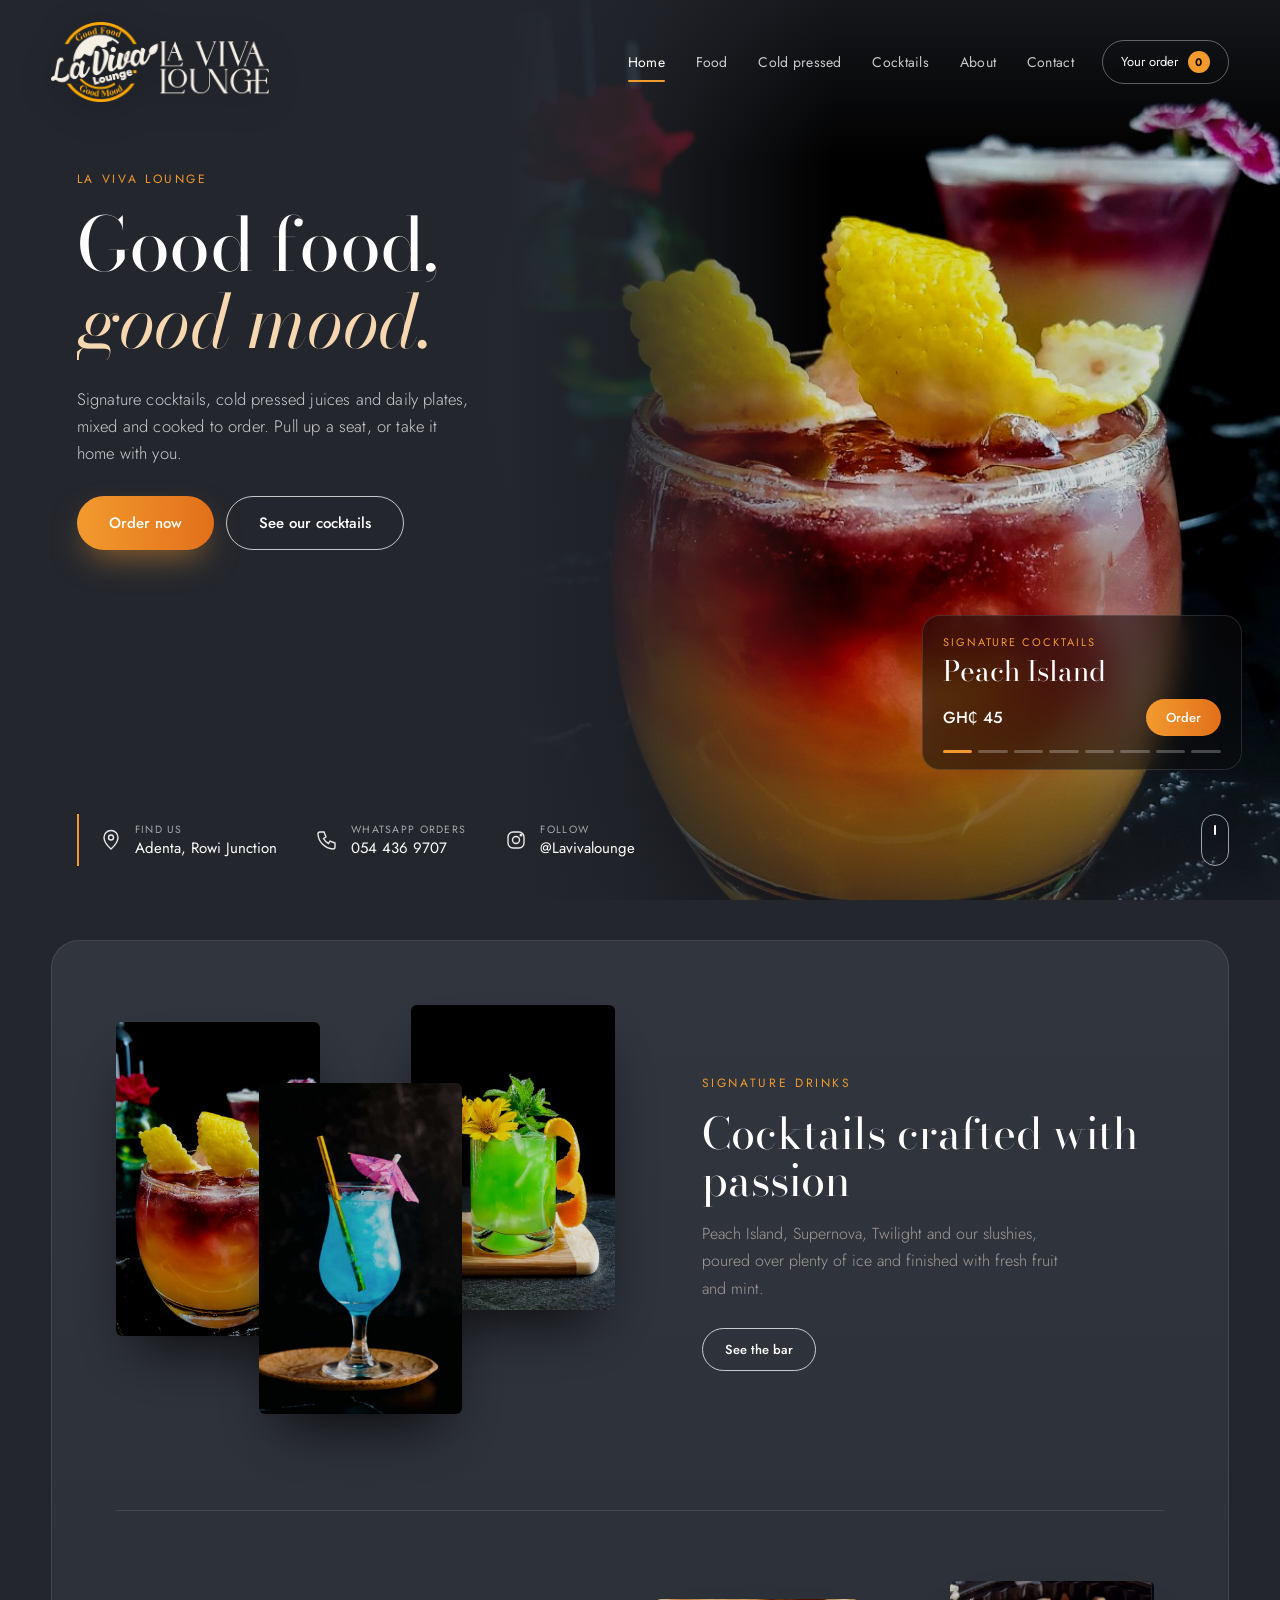
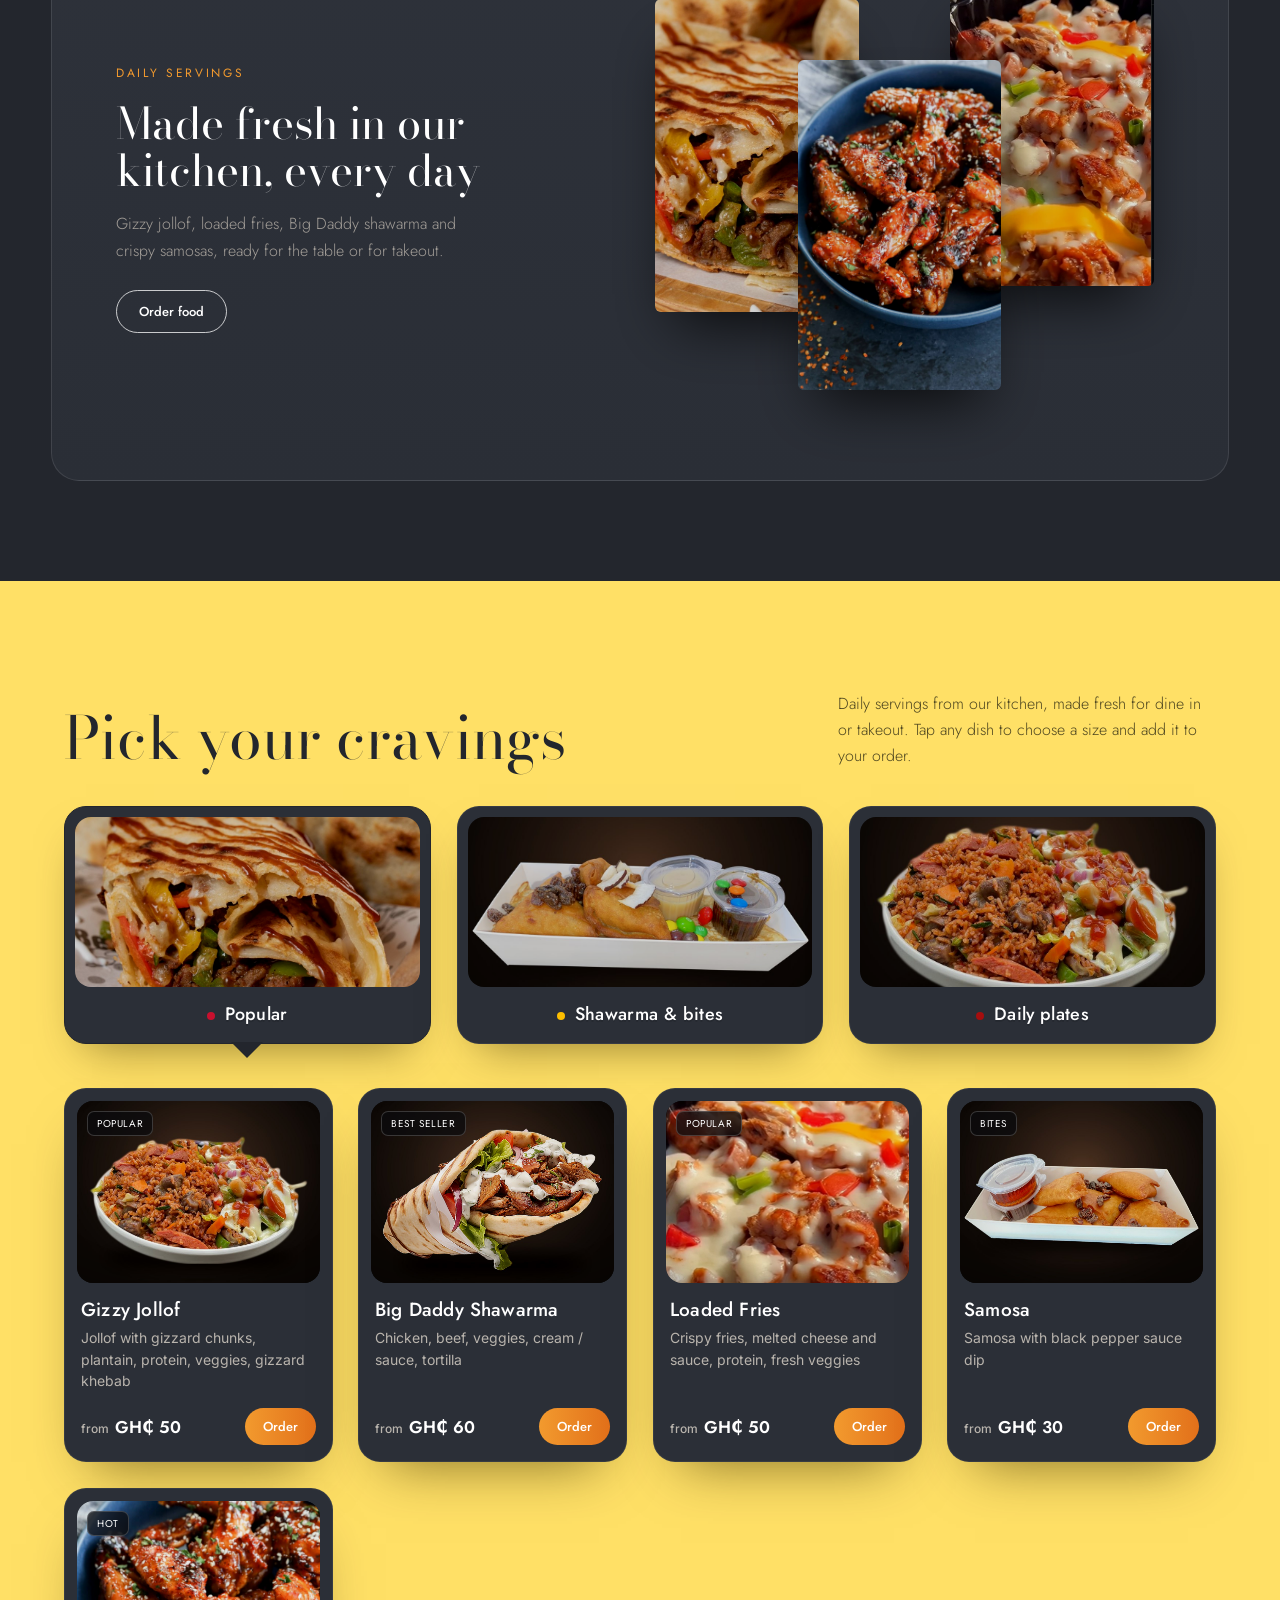
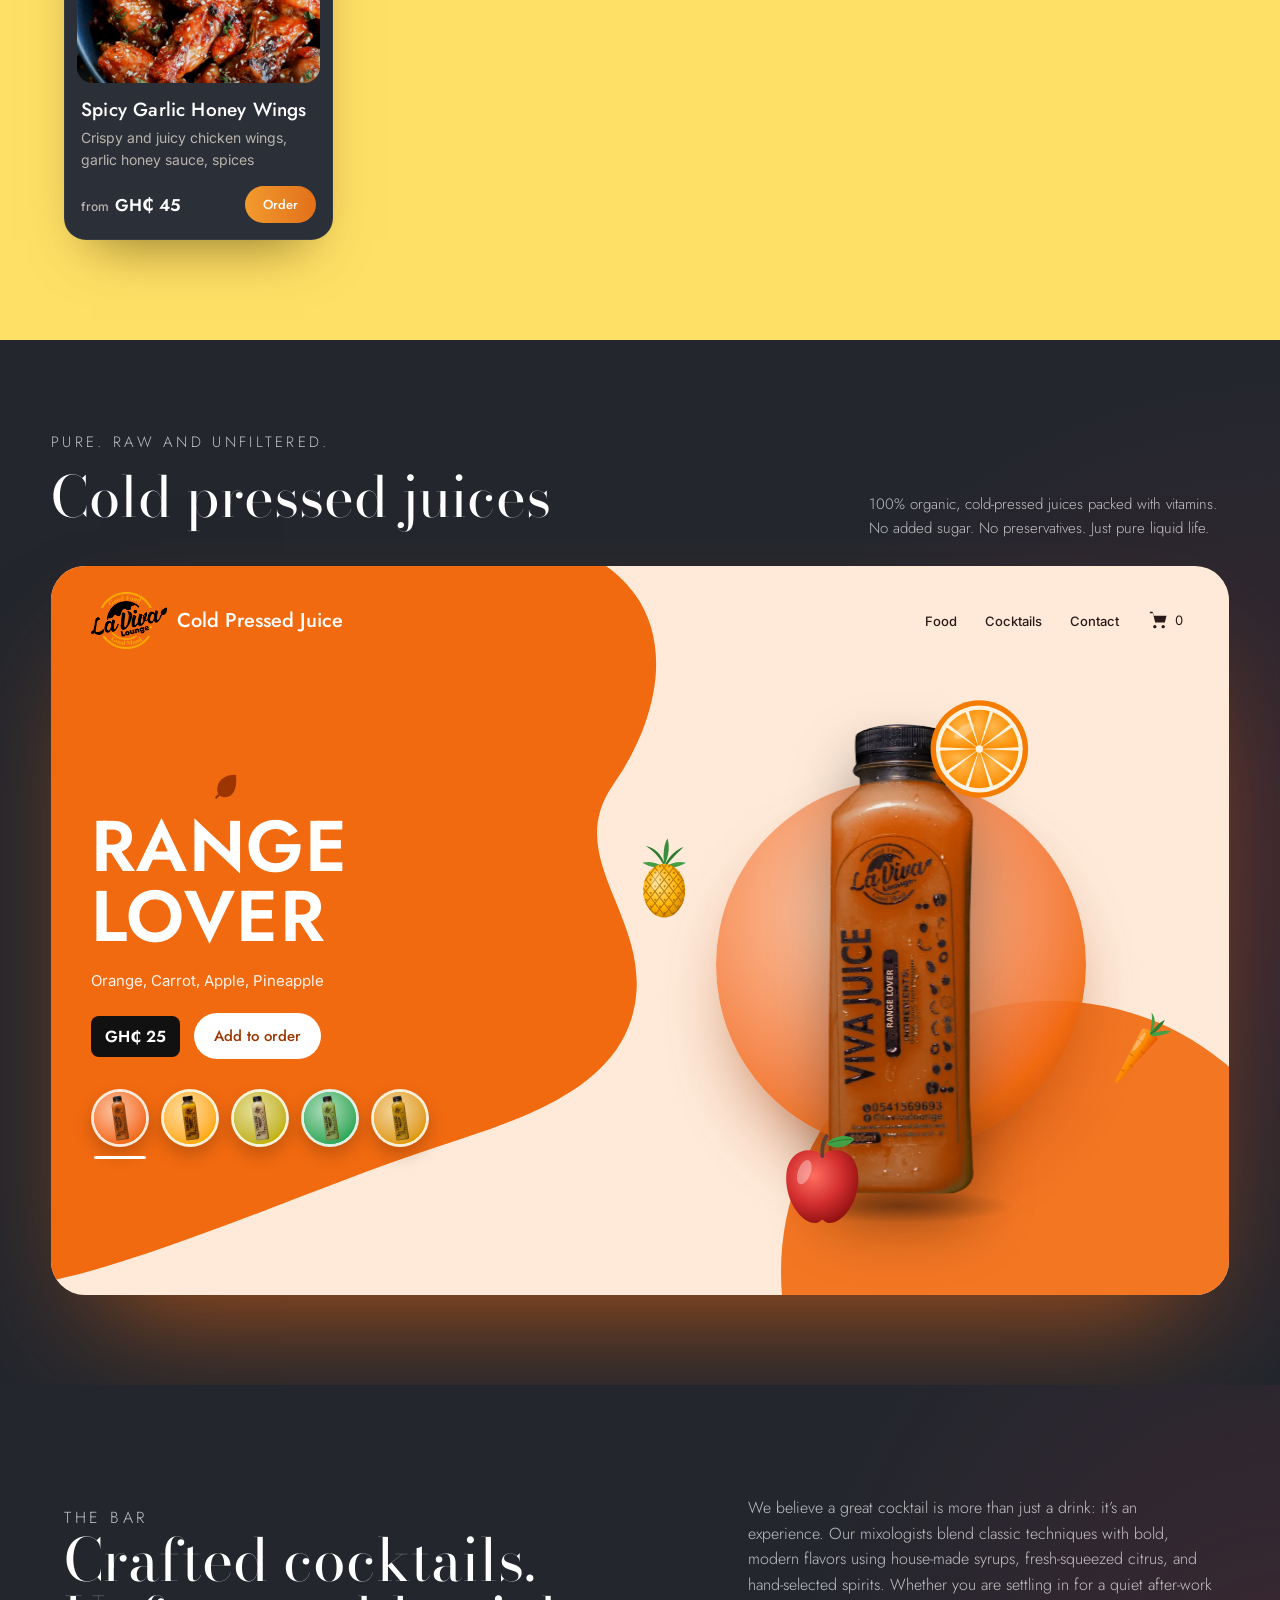
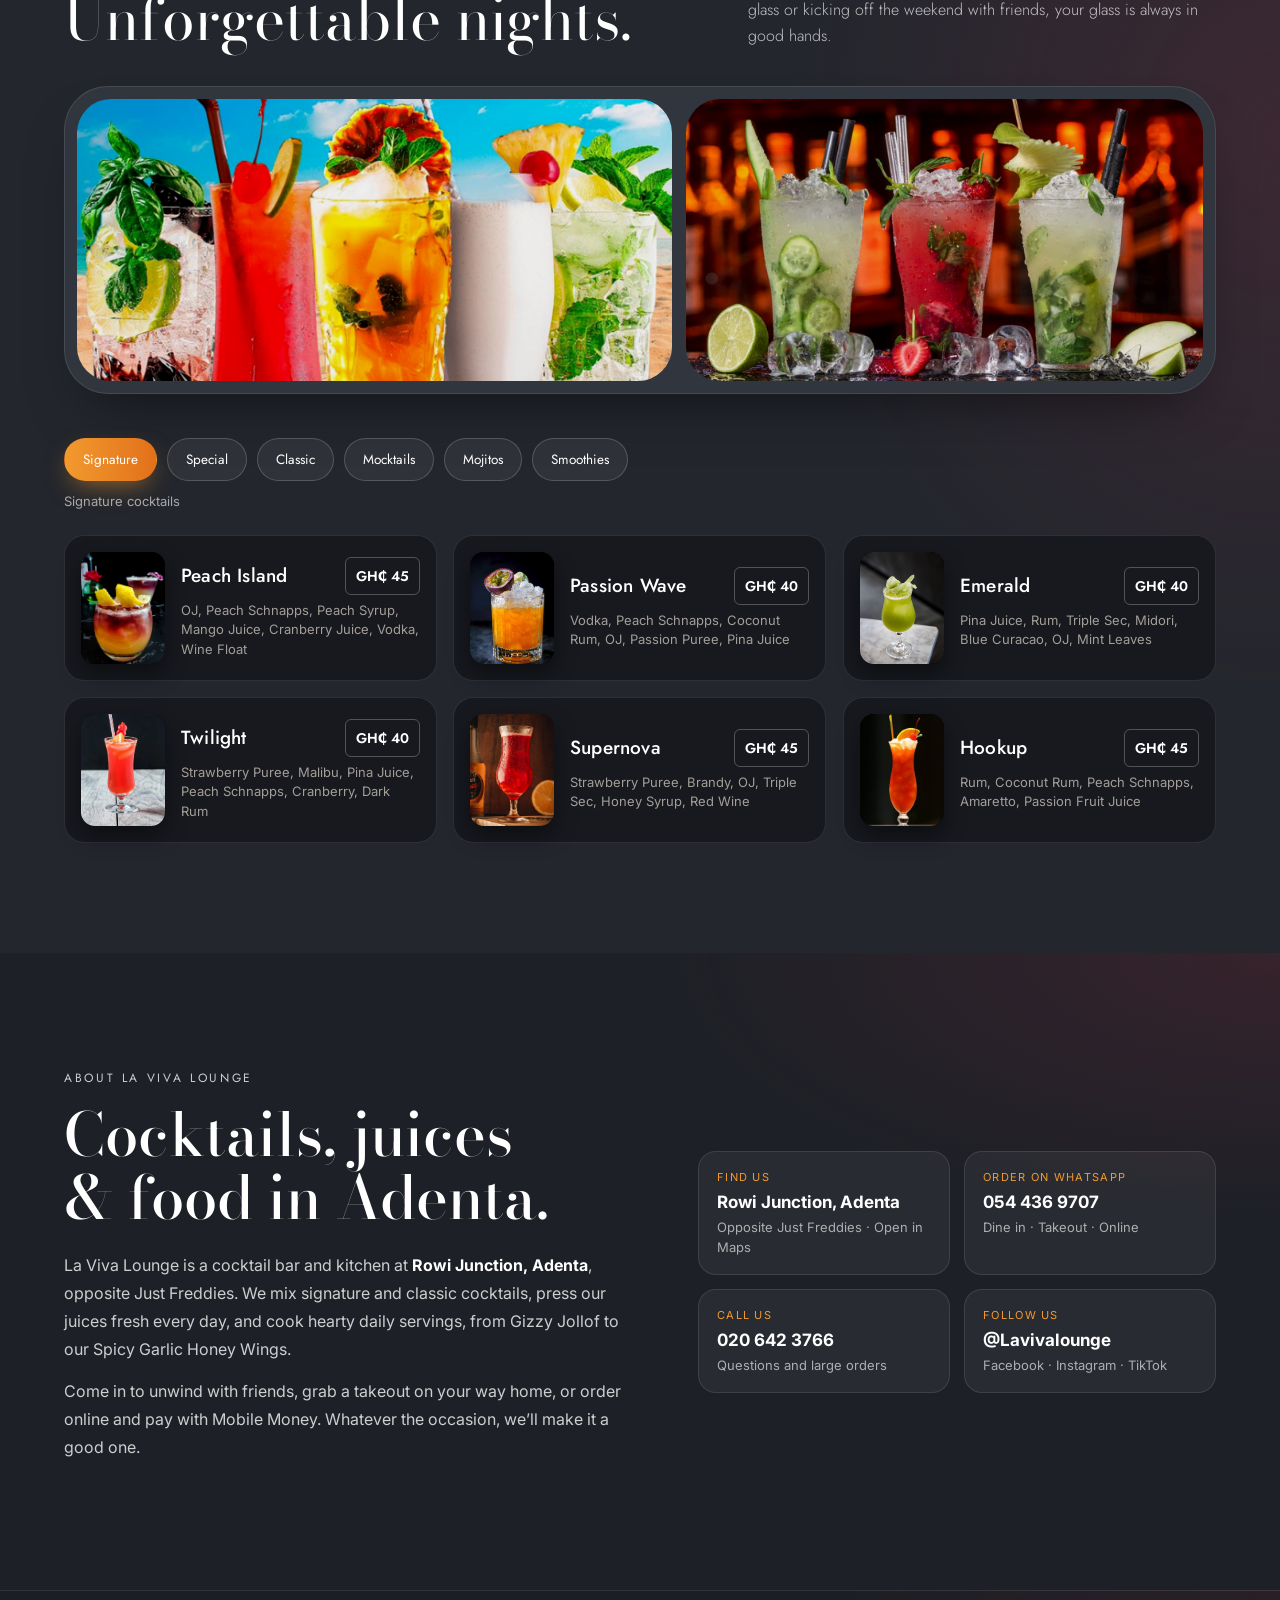
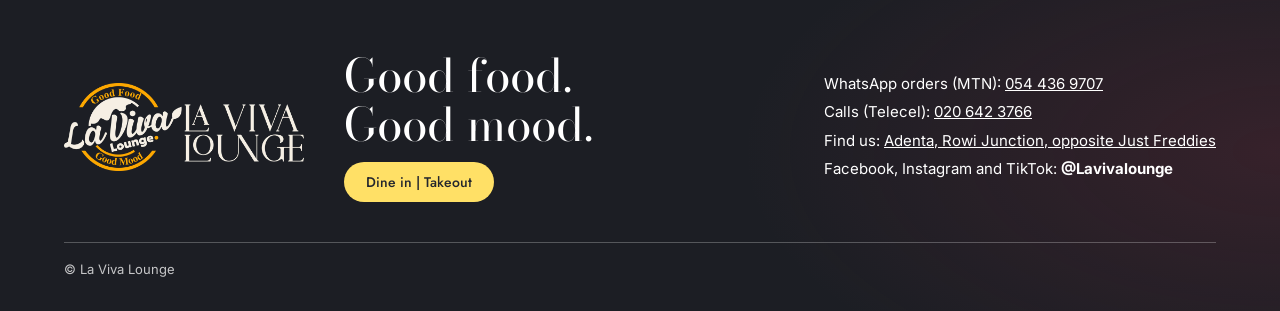
<file: index.html>
<!DOCTYPE html>
<html lang="en">
<head>
<meta charset="utf-8">
<meta name="viewport" content="width=device-width, initial-scale=1, viewport-fit=cover">
<meta name="description" content="Signature cocktails, cold pressed juices, smoothies and daily servings at Rowi Junction, Adenta (opposite Just Freddies). Dine in, takeout, or order online and pay with Mobile Money.">
<meta name="theme-color" content="#0b0b0e">
<meta property="og:type" content="website">
<meta property="og:url" content="https://lavivalounge.com/">
<meta property="og:title" content="La Viva Lounge · Cocktails, Juices &amp; Food in Adenta">
<meta property="og:description" content="Signature cocktails, cold pressed juices, smoothies and daily servings at Rowi Junction, Adenta (opposite Just Freddies). Dine in, takeout, or order online and pay with Mobile Money.">
<meta property="og:image" content="https://lavivalounge.com/assets/images/og-preview.jpg">
<meta property="og:image:width" content="1200">
<meta property="og:image:height" content="630">
<meta name="twitter:card" content="summary_large_image">
<title>La Viva Lounge · Cocktails, Juices &amp; Food in Adenta</title>
<script type="application/ld+json">{"@context": "https://schema.org", "@type": "Restaurant", "name": "La Viva Lounge", "url": "https://lavivalounge.com/", "image": "https://lavivalounge.com/assets/images/og-preview.jpg", "logo": "https://lavivalounge.com/assets/images/logo.webp", "description": "Signature cocktails, cold pressed juices, smoothies and daily servings at Rowi Junction, Adenta (opposite Just Freddies). Dine in, takeout, or order online and pay with Mobile Money.", "telephone": "+233206423766", "address": {"@type": "PostalAddress", "streetAddress": "Rowi Junction, opposite Just Freddies", "addressLocality": "Adenta", "addressRegion": "Greater Accra", "addressCountry": "GH"}, "servesCuisine": ["Ghanaian", "Cocktails", "Fresh juices"], "priceRange": "GH₵20 – GH₵105", "menu": "https://lavivalounge.com/#cravings", "slogan": "Good food. Good mood.", "paymentAccepted": "Cash, Mobile Money"}</script>
<link rel="preconnect" href="https://fonts.googleapis.com">
<link rel="preconnect" href="https://fonts.gstatic.com" crossorigin>
<link href="https://fonts.googleapis.com/css2?family=Bodoni+Moda:ital,opsz,wght@0,6..96,400;0,6..96,500;1,6..96,400&family=Jost:wght@300;400;500;600&family=Inter:wght@400;500;600&display=swap" rel="stylesheet">
<link rel="stylesheet" href="assets/css/styles.css?v=10">
</head>
<body>

<!-- ============ HERO ============ -->
<header class="hero" id="home">
  <nav class="nav" aria-label="Main">
    <a class="brand" href="#home" aria-label="La Viva Lounge home"><img id="logoTop" alt="La Viva"></a>
    <button class="menu-toggle" aria-label="Open menu" aria-expanded="false" id="menuToggle">
      <svg width="28" height="28" viewBox="0 0 24 24" fill="none" stroke="currentColor" stroke-width="2" stroke-linecap="round"><path d="M4 7h16M4 12h16M4 17h10"/></svg>
    </button>
    <ul id="navList">
      <li><a class="lk on" href="#home">Home</a></li>
      <li><a class="lk" href="#cravings">Food</a></li>
      <li><a class="lk" href="#pressed">Cold pressed</a></li>
      <li><a class="lk" href="#bar">Cocktails</a></li>
      <li><a class="lk" href="#about">About</a></li><li><a class="lk" href="#contact">Contact</a></li>
    </ul>
    <button class="order-btn" data-open-cart>Your order <b class="cart-count">0</b></button>
  </nav>
  <div class="stage" id="stage" aria-roledescription="carousel" aria-label="Featured from our menu">
    <div class="slides" id="slides"></div>
    <canvas class="vapor" id="vapor"></canvas>
    <div class="fade" aria-hidden="true"></div>
    <div class="hero-cap" id="heroCap" aria-live="polite">
      <small id="capField"></small>
      <strong id="capName"></strong>
      <div class="cap-row"><span id="capPrice"></span><button class="cap-btn" id="capOrder">Order</button></div>
      <div class="cap-dots" id="capDots"></div>
    </div>
  </div>
  <div class="hero-copy">
    <p class="eyebrow">La Viva Lounge</p>
    <h1><span><em>Good food,</em></span><span><em>good mood.</em></span></h1>
    <p class="lead">Signature cocktails, cold pressed juices and daily plates, mixed and cooked to order. Pull up a seat, or take it home with you.</p>
    <div class="cta-row">
      <a class="btn btn-gold" href="#cravings">Order now</a>
      <a class="btn btn-ghost" href="#bar">See our cocktails</a>
    </div>
  </div>
  <div class="hero-strip">
    <div class="info"><svg viewBox="0 0 24 24" fill="none" stroke="currentColor" stroke-width="1.4"><path d="M12 21s-7-6.2-7-11.5a7 7 0 0 1 14 0C19 14.8 12 21 12 21z"/><circle cx="12" cy="9.5" r="2.5"/></svg><div><small>Find us</small><b><a href="https://www.google.com/maps/search/?api=1&amp;query=Rowi+Junction+Adenta+Accra+Ghana" target="_blank" rel="noopener">Adenta, Rowi Junction</a></b></div></div>
    <div class="info"><svg viewBox="0 0 24 24" fill="none" stroke="currentColor" stroke-width="1.4"><path d="M5 4h4l2 5-2.5 1.5a11 11 0 0 0 5 5L15 13l5 2v4a2 2 0 0 1-2 2A16 16 0 0 1 3 6a2 2 0 0 1 2-2z"/></svg><div><small>WhatsApp orders</small><b><a href="https://wa.me/233544369707" target="_blank" rel="noopener">054 436 9707</a></b></div></div>
    <div class="info"><svg viewBox="0 0 24 24" fill="none" stroke="currentColor" stroke-width="1.4"><rect x="4" y="4" width="16" height="16" rx="5"/><circle cx="12" cy="12" r="3.5"/><circle cx="17" cy="7" r=".8" fill="currentColor"/></svg><div><small>Follow</small><b>@Lavivalounge</b></div></div>
    <a class="scroll" href="#story" aria-label="Scroll down"><span></span></a>
  </div>
</header>

<!-- ============ STORY (editorial) ============ -->
<section class="story" id="story">
  <div class="story-panel">
    <div class="srow">
      <div class="stack" aria-hidden="true"><img data-src="d_peach_island" alt=""><img data-src="d_blue_lagoon" alt=""><img data-src="d_emerald_m" alt=""></div>
      <div class="stext">
        <p class="eyebrow">Signature drinks</p>
        <h2>Cocktails crafted with passion</h2>
        <p>Peach Island, Supernova, Twilight and our slushies, poured over plenty of ice and finished with fresh fruit and mint.</p>
        <a class="btn btn-line" href="#bar">See the bar</a>
      </div>
    </div>
    <div class="srow rev">
      <div class="stext">
        <p class="eyebrow">Daily servings</p>
        <h2>Made fresh in our kitchen, every day</h2>
        <p>Gizzy jollof, loaded fries, Big Daddy shawarma and crispy samosas, ready for the table or for takeout.</p>
        <a class="btn btn-line" href="#cravings">Order food</a>
      </div>
      <div class="stack" aria-hidden="true"><img data-src="f_wrap_tall" alt=""><img data-src="s_wings" alt=""><img data-src="f_fries" alt=""></div>
    </div>
  </div>
</section>

<!-- ============ CRAVINGS ============ -->
<section class="cravings" id="cravings">
  <div class="sec-head">
    <h2>Pick your cravings</h2>
    <p>Daily servings from our kitchen, made fresh for dine in or takeout. Tap any dish to choose a size and add it to your order.</p>
  </div>
  <div class="cats" id="cats" role="tablist" aria-label="Food categories"></div>
  <div class="grid" id="foodGrid"></div>
</section>

<!-- ============ COLD PRESSED ============ -->
<section class="pressed" id="pressed">
  <div class="intro">
    <div><p class="eyebrow">Pure. Raw and unfiltered.</p><h2 id="pressedHead">Cold pressed juices</h2></div>
    <p>100% organic, cold-pressed juices packed with vitamins. No added sugar. No preservatives. Just pure liquid life.</p>
  </div>
  <div class="pcard" id="pcard">
    <svg class="blob" id="blob" viewBox="0 0 1000 1000" preserveAspectRatio="none" aria-hidden="true">
      <path d="M0 0H760C860 70 840 200 770 300C700 400 820 480 800 600C780 720 640 760 520 800C400 840 260 900 140 940C80 960 30 975 0 980Z"/>
    </svg>
    <div class="corner" aria-hidden="true"></div>
    <div class="pnav">
      <div class="pb"><img id="logoPress" alt="La Viva Lounge">Cold Pressed Juice</div>
      <ul><li><a href="#cravings">Food</a></li><li><a href="#bar">Cocktails</a></li><li><a href="#contact">Contact</a></li></ul>
      <button class="bag" data-open-cart aria-label="Open your order"><svg width="20" height="20" viewBox="0 0 24 24" fill="currentColor"><path d="M7 18a2 2 0 1 0 0 4 2 2 0 0 0 0-4zm10 0a2 2 0 1 0 0 4 2 2 0 0 0 0-4zM5.2 4l.6 3H21l-2 8H7.4L4.3 2H1v2h3.2z"/></svg><span class="cart-count">0</span></button>
    </div>
    <div class="pbody">
      <div class="ptext">
        <svg class="leaf" viewBox="0 0 24 24" fill="currentColor" aria-hidden="true"><path d="M20 3C10 3 5 8 5 15c0 1.3.3 2.5.7 3.5L3 21l1.4 1.4 2.7-2.8C8 20.5 9.4 21 11 21c7 0 10-7 9-18z"/></svg>
        <h3 class="ptitle" id="ptitle"><span><em>Range</em></span><span><em>Lover</em></span></h3>
        <p class="pdesc" id="pdesc"></p>
        <p class="pings" id="pings"></p>
        <div class="pbuy"><span class="pchip" id="pprice">GH₵ 25</span><button class="btn" id="padd">Add to order</button></div>
        <div class="thumb-wrap"><div class="thumbs" id="thumbs" role="tablist" aria-label="Juice flavors"></div><span class="bar" id="tbar"></span></div>
      </div>
      <div class="pvis" aria-hidden="true">
        <div class="disc"></div><div class="floor"></div>
        <div class="bottle" id="bowl"><img id="bottleImg" alt=""></div>
        <div class="orbit" id="orbit"></div>
      </div>
    </div>
  </div>
</section>

<!-- ============ BAR ============ -->
<section class="bar-sec" id="bar">
  <div class="sec-head">
    <div><p class="eyebrow">The bar</p><h2>Crafted cocktails.<br>Unforgettable nights.</h2></div>
    <p>We believe a great cocktail is more than just a drink: it’s an experience. Our mixologists blend classic techniques with bold, modern flavors using house-made syrups, fresh-squeezed citrus, and hand-selected spirits. Whether you are settling in for a quiet after-work glass or kicking off the weekend with friends, your glass is always in good hands.</p>
  </div>
  <div class="strip"><div class="ph"><img id="stripA" alt="Colourful cocktails with fruit garnishes"></div><div class="ph"><img id="stripB" alt="Mojitos with crushed ice and fresh mint"></div></div>
  <div class="tabs" id="tabs" role="tablist" aria-label="Drink lists"></div>
  <p class="tab-note" id="tabNote"></p>
  <div class="dgrid" id="drinkGrid"></div>
</section>

<!-- ============ ABOUT ============ -->
<section class="about-sec" id="about">
  <div class="about-wrap">
    <div class="about-copy">
      <p class="eyebrow">About La Viva Lounge</p>
      <h2>Cocktails, juices<br>&amp; food in Adenta.</h2>
      <p>La Viva Lounge is a cocktail bar and kitchen at <b>Rowi Junction, Adenta</b>, opposite Just Freddies. We mix signature and classic cocktails, press our juices fresh every day, and cook hearty daily servings, from Gizzy Jollof to our Spicy Garlic Honey Wings.</p>
      <p>Come in to unwind with friends, grab a takeout on your way home, or order online and pay with Mobile Money. Whatever the occasion, we’ll make it a good one.</p>
    </div>
    <div class="about-cards">
      <a class="about-card" href="https://www.google.com/maps/search/?api=1&amp;query=Rowi+Junction+Adenta+Accra+Ghana" target="_blank" rel="noopener"><small>Find us</small><b>Rowi Junction, Adenta</b><span>Opposite Just Freddies · Open in Maps</span></a>
      <a class="about-card" href="https://wa.me/233544369707" target="_blank" rel="noopener"><small>Order on WhatsApp</small><b>054 436 9707</b><span>Dine in · Takeout · Online</span></a>
      <a class="about-card" href="tel:+233206423766"><small>Call us</small><b>020 642 3766</b><span>Questions and large orders</span></a>
      <div class="about-card"><small>Follow us</small><b>@Lavivalounge</b><span>Facebook · Instagram · TikTok</span></div>
    </div>
  </div>
</section>

<!-- ============ FOOTER ============ -->
<footer id="contact">
  <div class="f-grid">
    <img id="logoFoot" alt="La Viva Lounge">
    <div>
      <p class="f-tag">Good food.<br>Good mood.</p>
      <span class="f-pill">Dine in | Takeout</span>
    </div>
    <div class="f-contact">
      <div>WhatsApp orders (MTN): <a href="https://wa.me/233544369707" target="_blank" rel="noopener">054 436 9707</a></div>
      <div>Calls (Telecel): <a href="tel:+233206423766">020 642 3766</a></div>
      <div>Find us: <a href="https://www.google.com/maps/search/?api=1&amp;query=Rowi+Junction+Adenta+Accra+Ghana" target="_blank" rel="noopener">Adenta, Rowi Junction, opposite Just Freddies</a></div>
      <div>Facebook, Instagram and TikTok: <strong>@Lavivalounge</strong></div>
    </div>
  </div>
  <div class="f-small"><span>© La Viva Lounge</span></div>
</footer>

<!-- ============ MODAL / CART ============ -->
<div class="scrim" id="scrim"></div>
<div class="modal" id="modal" role="dialog" aria-modal="true" aria-labelledby="mName">
  <button class="close" id="mClose" aria-label="Close">×</button>
  <div class="m-vis" id="mVis"></div>
  <div class="m-body">
    <p class="cat-l" id="mCat"></p>
    <h3 id="mName"></h3>
    <p id="mDesc"></p>
    <div id="mOptsWrap"><p class="opt-l" id="mOptL">Choose a size</p><div class="opts" id="mOpts"></div></div>
    <div id="mFillWrap"><p class="opt-l">Filling</p><div class="opts" id="mFill"></div></div>
    <p class="opt-l">Quantity</p>
    <div class="qty"><button id="qMinus" aria-label="Less">−</button><output id="qVal">1</output><button id="qPlus" aria-label="More">+</button></div>
    <div class="m-actions"><button class="add" id="mAdd">Add to order</button></div>
  </div>
</div>

<aside class="drawer" id="drawer" aria-label="Your order">
  <div class="d-head"><h3>Your order</h3><button id="dClose" aria-label="Close order">×</button></div>
  <div class="d-mode" role="radiogroup" aria-label="Order type"><button class="on" data-mode="Dine in">Dine in</button><button data-mode="Takeout">Takeout</button><button data-mode="Online">Online</button></div>
  <div class="d-list" id="dList"></div>
  <div class="d-foot">
    <div class="d-tot"><span>Total</span><span id="dTot">GH₵ 0</span></div>
    <div class="d-who" id="dWho"><input id="dName" type="text" placeholder="Name" autocomplete="name" aria-label="Name"><div class="d-refrow"><input id="dRef" type="text" placeholder="Table number" aria-label="Table number"><button type="button" class="d-gen" id="dGen" hidden>Generate</button></div><div class="d-online" id="dOnline" hidden><div class="d-sub" role="radiogroup" aria-label="Delivery or pick up"><button class="on" data-fulfil="Delivery">Delivery</button><button data-fulfil="Pick up">Pick up</button></div><input id="dLoc" type="text" placeholder="Delivery location / landmark" aria-label="Delivery location / landmark"></div></div>
    <p class="d-hint" id="dHint"></p>
    <div class="d-receipt" id="dReceipt" hidden></div>
    <button class="pay" id="payBtn" type="button" hidden disabled>Pay with Mobile Money</button>
    <p class="d-secure" id="dSecure" hidden>Secure Mobile Money payment: MTN, Telecel, AirtelTigo. Your order is sent to WhatsApp after payment.</p>
    <a class="wa" id="waBtn" target="_blank" rel="noopener" aria-disabled="true">Send order on WhatsApp</a>
    <span class="d-call">Prefer to call? <a href="tel:+233206423766">020 642 3766</a></span>
  </div>
</aside>
<button class="fab" id="fab" data-open-cart>Your order <span class="cart-count">0</span></button>
<div class="toast" id="toast" role="status"></div>

<script src="assets/js/main.js?v=18"></script>
</body>
</html>
</file>
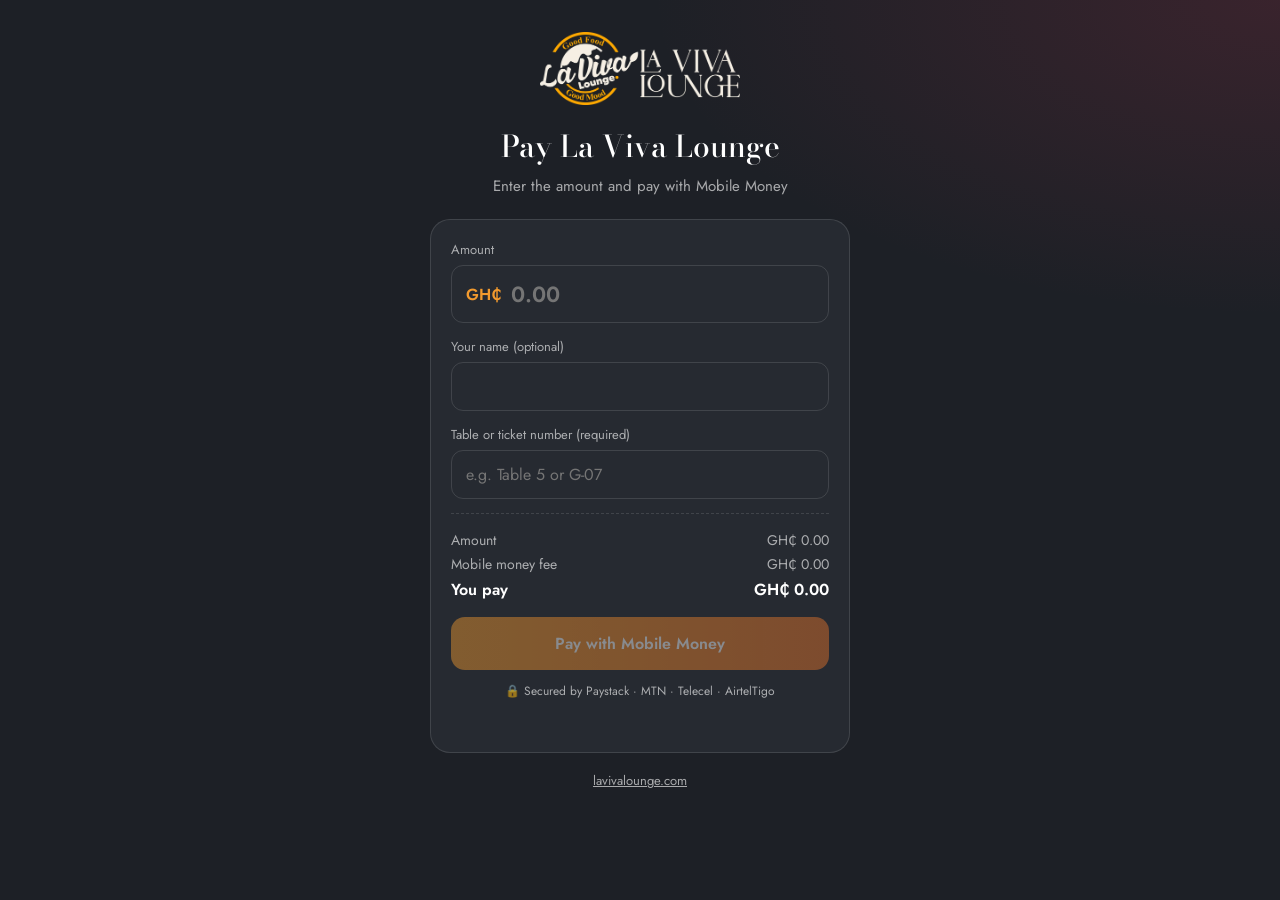
<file: pay/index.html>
<!DOCTYPE html>
<html lang="en">
<head>
<meta charset="utf-8">
<meta name="viewport" content="width=device-width, initial-scale=1, viewport-fit=cover">
<title>Pay La Viva Lounge</title>
<meta name="robots" content="noindex">
<link rel="preconnect" href="https://fonts.googleapis.com"><link rel="preconnect" href="https://fonts.gstatic.com" crossorigin>
<link href="https://fonts.googleapis.com/css2?family=Bodoni+Moda:ital,wght@0,500;1,500&family=Jost:wght@400;500;600&display=swap" rel="stylesheet">
<style>
:root{--bg:#1d2026;--card:#262a31;--line:rgba(255,255,255,.12);--text:#fff;--muted:rgba(255,255,255,.62);--amber:#f29a2e;--amber2:#e8742a}
*{box-sizing:border-box}
body{margin:0;min-height:100vh;background:radial-gradient(70% 50% at 100% 0%,rgba(158,47,69,.22),transparent 70%),var(--bg);color:var(--text);font-family:Jost,'Segoe UI',Helvetica,sans-serif;display:flex;justify-content:center;padding:max(28px,env(safe-area-inset-top)) 18px 28px}
.wrap{width:100%;max-width:420px}
.logo{display:block;width:200px;margin:4px auto 18px}
h1{font-family:'Bodoni Moda',Georgia,serif;font-weight:500;font-size:30px;text-align:center;margin:0 0 6px}
.sub{color:var(--muted);text-align:center;margin:0 0 22px;font-size:15px}
.card{background:var(--card);border:1px solid var(--line);border-radius:20px;padding:20px}
label{display:block;font-size:13px;color:var(--muted);margin:0 0 6px}
.field{margin-bottom:14px}
input{width:100%;font:inherit;font-size:16px;color:var(--text);background:transparent;border:1.5px solid var(--line);border-radius:12px;padding:12px 14px;outline:none}
input:focus{border-color:var(--amber)}
.amt{display:flex;align-items:center;border:1.5px solid var(--line);border-radius:12px}
.amt:focus-within{border-color:var(--amber)}
.amt span{padding:0 4px 0 14px;font-weight:600;color:var(--amber)}
.amt input{border:0;font-size:22px;font-weight:600;padding:12px 14px 12px 6px}
.sum{border-top:1px dashed var(--line);margin-top:6px;padding-top:12px;font-size:14px;color:var(--muted)}
.sum div{display:flex;justify-content:space-between;margin:4px 0}
.sum .tot{color:var(--text);font-weight:600;font-size:16px}
button{display:block;width:100%;margin-top:16px;border:0;border-radius:14px;padding:15px;font:inherit;font-weight:600;font-size:16px;color:#fff;background:linear-gradient(90deg,var(--amber),var(--amber2));cursor:pointer}
button:disabled{opacity:.45;cursor:not-allowed}
.note{color:var(--muted);font-size:12px;text-align:center;margin:12px 0 0}
.msg{min-height:20px;text-align:center;color:var(--amber);font-size:14px;margin-top:12px}
.rc{display:none;background:#fff;color:#23262d;border-radius:20px;padding:20px;line-height:1.8;font-size:14px}
.rc .ok{width:48px;height:48px;border-radius:50%;background:#22a855;display:grid;place-items:center;margin:0 auto 6px}
.rc h2{text-align:center;margin:0 0 10px;font-size:20px}
.rc .r{display:flex;justify-content:space-between;gap:12px}
.rc .again{display:block;margin:12px auto 0;background:none;border:0;color:#b5651d;text-decoration:underline;font:inherit;font-size:14px;width:auto;padding:0}
.home{display:block;text-align:center;color:var(--muted);font-size:13px;margin-top:18px}
</style>
</head>
<body>
<main class="wrap">
  <img class="logo" src="../assets/images/logo.webp" alt="La Viva Lounge">
  <h1>Pay La Viva Lounge</h1>
  <p class="sub">Enter the amount and pay with Mobile Money</p>
  <div class="card" id="form">
    <div class="field"><label for="amount">Amount</label>
      <div class="amt"><span>GH₵</span><input id="amount" type="number" inputmode="decimal" min="1" step="0.01" placeholder="0.00"></div></div>
    <div class="field"><label for="name">Your name (optional)</label><input id="name" type="text" autocomplete="name"></div>
    <div class="field"><label for="ref">Table or ticket number (required)</label><input id="ref" type="text" placeholder="e.g. Table 5 or G-07"></div>
    <div class="sum">
      <div><span>Amount</span><span id="sAmt">GH₵ 0.00</span></div>
      <div><span>Mobile money fee</span><span id="sFee">GH₵ 0.00</span></div>
      <div class="tot"><span>You pay</span><span id="sTot">GH₵ 0.00</span></div>
    </div>
    <button id="payBtn" disabled>Pay with Mobile Money</button>
    <p class="note">🔒 Secured by Paystack · MTN · Telecel · AirtelTigo</p>
    <div class="msg" id="msg"></div>
  </div>
  <div class="rc" id="rc"></div>
  <a class="home" href="https://lavivalounge.com">lavivalounge.com</a>
</main>
<script>
const KEY = 'pk_live_102ee2aff4e933b4de3a0caca03ec9711eb1c89d';
const VERIFY = 'https://laviva-pay.vercel.app/api/verify';
const FEE = 0.0195;
const $ = s => document.querySelector(s);
const c2 = n => 'GH₵ ' + n.toFixed(2);
const chargeFor = t => Math.ceil((t/(1-FEE)+0.01)*100)/100;
if (KEY.startsWith('pk_')) { const s=document.createElement('script'); s.src='https://js.paystack.co/v1/inline.js'; document.head.appendChild(s); }
function update(){
  const a = parseFloat($('#amount').value) || 0;
  const ok = a >= 1 && $('#ref').value.trim().length > 0;
  const ch = ok ? chargeFor(a) : 0;
  $('#sAmt').textContent = c2(ok?a:0); $('#sFee').textContent = c2(ok?ch-a:0); $('#sTot').textContent = c2(ch);
  $('#payBtn').disabled = !ok; $('#payBtn').textContent = ok ? 'Pay ' + c2(ch) + ' with Mobile Money' : 'Pay with Mobile Money';
}
$('#amount').addEventListener('input', update);
$('#ref').addEventListener('input', update);
function receipt(p){
  $('#form').style.display='none';
  const rc=$('#rc'); rc.style.display='block';
  rc.innerHTML = `<div class="ok"><svg width="24" height="24" viewBox="0 0 24 24" fill="none" stroke="#fff" stroke-width="3"><path d="M5 12l5 5 9-10"/></svg></div>
  <h2>Payment successful</h2>
  <div class="r"><span>Receipt</span><b>${p.ref}</b></div>
  <div class="r"><span>Amount</span><b>${c2(p.amount)}</b></div>
  <div class="r"><span>Mobile money fee</span><b>${c2(p.charge-p.amount)}</b></div>
  <div class="r"><span>Total paid</span><b>${c2(p.charge)}</b></div>
  ${p.name?`<div class="r"><span>Name</span><b>${p.name}</b></div>`:''}
  ${p.tref?`<div class="r"><span>Table / ticket</span><b>${p.tref}</b></div>`:''}
  <div class="r"><span>Date</span><b>${p.when}</b></div>
  <p style="text-align:center;margin:10px 0 0;font-size:13px;color:#555">Please show this screen to our staff.</p>
  <button class="again" onclick="location.reload()">Make another payment</button>`;
}
$('#payBtn').addEventListener('click', () => {
  const amount = parseFloat($('#amount').value) || 0;
  if (amount < 1 || !$('#ref').value.trim()) return;
  if (!window.PaystackPop){ $('#msg').textContent='Payment is still loading. Try again in a moment.'; return; }
  const charge = chargeFor(amount);
  const name = $('#name').value.trim(), tref = $('#ref').value.trim();
  const ref = 'LV-' + Date.now().toString(36).slice(-5).toUpperCase() + Math.random().toString(36).slice(2,4).toUpperCase();
  $('#msg').textContent='';
  PaystackPop.setup({
    key: KEY, email: 'orders+' + ref.toLowerCase() + '@lavivalounge.com',
    amount: Math.round(charge*100), currency: 'GHS', ref: ref, channels: ['mobile_money','card'],
    metadata: { custom_fields: [
      { display_name:'Source', variable_name:'source', value:'Counter QR' },
      { display_name:'Name', variable_name:'name', value: name || '-' },
      { display_name:'Table / ticket', variable_name:'table_ticket', value: tref || '-' },
      { display_name:'Amount before fee', variable_name:'amount_before_fee', value: c2(amount) } ] },
    callback: function(r){
      const rf = (r && r.reference) || ref;
      const when = new Date().toLocaleString('en-GB',{day:'numeric',month:'short',hour:'numeric',minute:'2-digit'});
      const done = () => receipt({ref:rf, amount, charge, name, tref, when});
      $('#msg').textContent = 'Confirming your payment…';
      fetch(VERIFY + '?reference=' + encodeURIComponent(rf), {cache:'no-store'})
        .then(x => x.json())
        .then(v => (v && v.paid && v.amount === Math.round(charge*100)) ? done()
              : ($('#msg').textContent = `We couldn't confirm payment ${rf} yet. Please show this number to our staff.`))
        .catch(() => $('#msg').textContent = `We couldn't confirm payment ${rf} yet. Please show this number to our staff.`);
    },
    onClose: function(){ $('#msg').textContent = 'Payment not completed.'; }
  }).openIframe();
});
update();
</script>
</body>
</html>
</file>
<file: assets/css/styles.css>
/*
 * La Viva Lounge — Good Food, Good Mood
 * Main stylesheet
 *
 * Sections:
 *   1. Base tokens & resets
 *   2. Hero
 *   3. Pick your cravings (food)
 *   4. Cold pressed carousel
 *   5. The bar (cocktails)
 *   6. Modal, cart & toast
 *   7. Footer
 *   8. Responsive
 *   9. Editorial theme (dark, final look)
 */

:root {
  --red: #A50E0E;
  --red-hot: #D7141C;
  --ember: #3A0306;
  --gold: #FDBE00;
  --amber: #FFA800;
  --ink: #140405;
  --paper: #FFFFFF;
  --paper-2: #FBF6EF;
  --text: #1d1112;
  --muted: #6c5a5b;
  --card: #FFFFFF;
  --f-bingo: 'Righteous','Trebuchet MS',system-ui,sans-serif;
  --f-geom: 'Unbounded','Arial Black',system-ui,sans-serif;
  --f-body: 'Inter',system-ui,-apple-system,'Segoe UI',Roboto,sans-serif;
  box-sizing: border-box;
  padding-top: env(safe-area-inset-top,0px);
  padding-bottom: env(safe-area-inset-bottom,0px);
  color-scheme: light;
}

@media (prefers-color-scheme:dark) {
  :root:not([data-theme="light"]) {
    --paper: #1b1112;
    --paper-2: #231617;
    --text: #f6ece9;
    --muted: #c3aeab;
    --card: #2a1b1c;
  }
}

:root[data-theme="dark"] {
  --paper: #1b1112;
  --paper-2: #231617;
  --text: #f6ece9;
  --muted: #c3aeab;
  --card: #2a1b1c;
}

html {
  scroll-padding-top: env(safe-area-inset-top,0px);
  scroll-behavior: smooth;
}

*,*::before,*::after {
  box-sizing: inherit;
}

body {
  margin: 0;
  background: var(--ember);
  color: var(--text);
  font-family: var(--f-body);
  -webkit-font-smoothing: antialiased;
  overflow-x: hidden;
}

img {
  max-width: 100%;
  display: block;
}

button {
  font: inherit;
  cursor: pointer;
}

:focus-visible {
  outline: 3px solid var(--gold);
  outline-offset: 3px;
  border-radius: 8px;
}

/* ================= HERO ================= */

.hero {
  position: relative;
  min-height: 100svh;
  overflow: hidden;
  color: #fff;
  isolation: isolate;
  background: radial-gradient(60% 55% at 74% 46%, rgba(255,90,60,.45), transparent 70%), radial-gradient(120% 95% at 70% 40%, #c3141a 0%, #870b10 35%, #43040a 72%, #1e0104 100%);
}

.nav {
  position: relative;
  z-index: 20;
  display: flex;
  align-items: center;
  gap: 28px;
  padding: 18px clamp(18px,4vw,56px) 0;
}

.brand {
  display: flex;
  align-items: center;
  gap: 12px;
  text-decoration: none;
}

.brand img {
  width: clamp(190px,17vw,250px);
  height: auto;
  filter: drop-shadow(0 6px 18px rgba(0,0,0,.35));
}

.nav ul {
  display: flex;
  gap: clamp(14px,2.4vw,38px);
  list-style: none;
  margin: 0 0 0 auto;
  padding: 0;
}

.nav a.lk {
  color: rgba(255,255,255,.78);
  text-decoration: none;
  font-family: var(--f-geom);
  font-size: 12.5px;
  letter-spacing: .02em;
  padding: 10px 0;
  position: relative;
}

.nav a.lk:hover,.nav a.lk.on {
  color: #fff;
}

.nav a.lk.on::after {
  content: "";
  position: absolute;
  left: 0;
  right: 0;
  bottom: 0;
  height: 2px;
  background: var(--gold);
  border-radius: 2px;
}

.order-btn {
  display: inline-flex;
  align-items: center;
  gap: 10px;
  background: rgba(20,4,5,.75);
  color: #fff;
  border: 1px solid rgba(253,190,0,.55);
  padding: 11px 16px;
  border-radius: 12px;
  font-family: var(--f-geom);
  font-size: 12px;
  backdrop-filter: blur(8px);
}

.order-btn b {
  background: var(--gold);
  color: #2a0506;
  min-width: 22px;
  height: 22px;
  border-radius: 11px;
  display: grid;
  place-items: center;
  font-size: 11px;
}

.menu-toggle {
  display: none;
  margin-left: auto;
  background: none;
  border: 0;
  color: #fff;
  padding: 8px;
}

.hero h1 {
  font-family: var(--f-bingo);
  font-weight: 400;
  color: var(--gold);
  font-size: clamp(44px,6.3vw,96px);
  line-height: 1.0;
  margin: 0 0 22px;
  letter-spacing: .005em;
  text-shadow: 0 8px 40px rgba(0,0,0,.35);
}

.hero h1 span {
  display: block;
  overflow: hidden;
}

.hero h1 span em {
  display: block;
  font-style: normal;
  transform: translateY(105%);
  animation: rise .9s cubic-bezier(.2,.8,.2,1) forwards;
}

.hero h1 span:nth-child(2) em {
  animation-delay: .12s;
}

.hero h1 span:nth-child(3) em {
  animation-delay: .24s;
}

@keyframes rise {
  to {
    transform: none;
  }
}

.hero p.lead {
  font-size: clamp(15px,1.25vw,18px);
  line-height: 1.6;
  color: rgba(255,255,255,.82);
  max-width: 44ch;
  margin: 0 0 30px;
}

.cta-row {
  display: flex;
  flex-wrap: wrap;
  gap: 12px;
}

.btn {
  border: 0;
  border-radius: 999px;
  padding: 15px 26px;
  font-family: var(--f-geom);
  font-size: 13px;
  font-weight: 600;
  text-decoration: none;
  display: inline-flex;
  align-items: center;
  gap: 10px;
  transition: transform .2s, box-shadow .2s;
}

.btn:hover {
  transform: translateY(-2px);
}

.btn-gold {
  background: linear-gradient(180deg,#ffd34d,#f5a800);
  color: #3a0306;
  box-shadow: 0 12px 30px rgba(245,168,0,.35), inset 0 1px 0 rgba(255,255,255,.6);
}

.btn-ghost {
  background: rgba(255,255,255,.08);
  color: #fff;
  border: 1px solid rgba(255,255,255,.3);
}

/* ---- cocktail stage ---- */

.stage {
  position: relative;
  width: min(520px,100%,64svh);
  aspect-ratio: .86;
  margin: 0 auto;
  perspective: 1100px;
}

canvas.vapor {
  position: absolute;
  inset: 0;
  width: 100%;
  height: 100%;
  pointer-events: none;
  transform: translateZ(60px);
}

/* ================= CRAVINGS (food) ================= */

.cravings {
  position: relative;
  background-color: var(--paper);
  color: var(--text);
  padding: 110px clamp(18px,5vw,72px) 100px;
  overflow: hidden;
  background-image: url("data:image/svg+xml,%3Csvg xmlns='http://www.w3.org/2000/svg' width='220' height='220' fill='none' stroke='%23999' stroke-opacity='.13' stroke-width='3' stroke-linecap='round'%3E%3Cpath d='M20 60h60M24 60a26 22 0 0 1 52 0M22 70h56a4 4 0 0 1-4 8H26a4 4 0 0 1-4-8'/%3E%3Ccircle cx='160' cy='50' r='24'/%3E%3Ccircle cx='160' cy='50' r='8'/%3E%3Cpath d='M130 150l40-30 10 50zM40 150v40M30 150h20M34 150l-4 40h20l-4-40M100 190c10-30 30-30 40 0'/%3E%3C/svg%3E");
}

.sec-head {
  display: flex;
  align-items: flex-end;
  justify-content: space-between;
  gap: 20px;
  flex-wrap: wrap;
  margin-bottom: 38px;
}

.sec-head h2 {
  font-family: var(--f-bingo);
  font-weight: 400;
  font-size: clamp(38px,5vw,68px);
  line-height: 1;
  margin: 0;
  color: var(--red);
}

.sec-head p {
  margin: 0;
  max-width: 42ch;
  color: var(--muted);
  line-height: 1.6;
  font-size: 15px;
}

.cats {
  display: grid;
  grid-template-columns: repeat(3,1fr);
  gap: clamp(12px,2vw,26px);
  margin-bottom: 44px;
}

.cat {
  position: relative;
  border: 0;
  border-radius: 22px;
  padding: 14px 14px 20px;
  color: #fff;
  text-align: center;
  background: var(--bgc);
  box-shadow: 0 18px 40px -18px rgba(120,10,10,.55);
  transition: transform .25s;
}

.cat:hover {
  transform: translateY(-4px);
}

.cat .ph {
  height: clamp(110px,14vw,170px);
  border-radius: 16px;
  overflow: hidden;
  background: rgba(0,0,0,.15);
}

.cat .ph img {
  width: 100%;
  height: 100%;
  object-fit: cover;
  transform: scale(1.06);
  transition: transform .6s;
}

.cat:hover .ph img {
  transform: scale(1.14);
}

.cat span {
  display: block;
  margin-top: 14px;
  font-family: var(--f-geom);
  font-weight: 800;
  font-size: clamp(13px,1.4vw,18px);
  text-shadow: 0 2px 0 rgba(0,0,0,.12);
}

.cat.on::after {
  content: "";
  position: absolute;
  left: 50%;
  bottom: -15px;
  transform: translateX(-50%);
  border: 16px solid transparent;
  border-bottom: 0;
  border-top-color: var(--bgc);
}

.cat.yellow {
  color: #3a0306;
}

.grid {
  display: grid;
  grid-template-columns: repeat(auto-fill,minmax(250px,1fr));
  gap: clamp(14px,2vw,26px);
}

.fcard {
  background: var(--card);
  border-radius: 22px;
  padding: 12px 12px 16px;
  box-shadow: 0 22px 50px -26px rgba(60,10,10,.45), 0 0 0 1px rgba(0,0,0,.04);
  display: flex;
  flex-direction: column;
  animation: pop .55s cubic-bezier(.2,.8,.2,1) both;
}

@keyframes pop {
  from {
    opacity: 0;
    transform: translateY(24px) scale(.97);
  }
}

.fcard .ph {
  position: relative;
  aspect-ratio: 4/3;
  border-radius: 16px;
  overflow: hidden;
  background: var(--paper-2);
}

.fcard .ph img {
  width: 100%;
  height: 100%;
  object-fit: cover;
  transform: scale(1.05);
  transition: transform .6s;
}

.fcard:hover .ph img {
  transform: scale(1.12);
}

.tag {
  position: absolute;
  top: 10px;
  left: 10px;
  background: var(--red-hot);
  color: #fff;
  font-size: 11px;
  font-weight: 600;
  padding: 4px 9px;
  border-radius: 7px;
}

.fcard h3 {
  font-family: var(--f-bingo);
  font-weight: 400;
  font-size: 21px;
  margin: 16px 4px 6px;
  line-height: 1.15;
}

.fcard p {
  margin: 0 4px;
  color: var(--muted);
  font-size: 14px;
  line-height: 1.55;
  flex: 1;
}

.fcard .foot {
  display: flex;
  align-items: center;
  justify-content: space-between;
  margin: 16px 4px 0;
}

.price {
  font-family: var(--f-geom);
  font-weight: 800;
  font-size: 17px;
}

.price small {
  font-family: var(--f-body);
  font-weight: 500;
  font-size: 12px;
  color: var(--muted);
  margin-left: 6px;
}

.mini-btn {
  background: var(--gold);
  color: #3a0306;
  border: 0;
  border-radius: 9px;
  padding: 9px 16px;
  font-weight: 600;
  font-size: 13px;
  font-family: var(--f-body);
}

.mini-btn:hover {
  filter: brightness(1.05);
}

/* ================= PRESSED (smoothie carousel) ================= */

.pressed {
  position: relative;
  padding: 90px clamp(12px,4vw,60px);
  background: var(--bg);
  transition: background-color 1s ease;
}

.pressed .intro {
  max-width: 1300px;
  margin: 0 auto 26px;
  display: flex;
  justify-content: space-between;
  align-items: flex-end;
  gap: 20px;
  flex-wrap: wrap;
}

.pressed .intro h2 {
  font-family: var(--f-bingo);
  font-weight: 400;
  font-size: clamp(34px,4.4vw,58px);
  margin: 0;
  color: var(--deep);
  transition: color 1s;
}

.pressed .intro p {
  margin: 0;
  max-width: 40ch;
  color: color-mix(in srgb,var(--deep) 70%, #000);
  line-height: 1.6;
  font-size: 15px;
}

.pcard {
  position: relative;
  max-width: 1300px;
  margin: 0 auto;
  border-radius: 34px;
  overflow: hidden;
  min-height: 640px;
  background: color-mix(in srgb,var(--bg) 70%, #fff);
  box-shadow: 0 50px 90px -40px color-mix(in srgb,var(--deep) 70%, transparent);
  transition: background-color 1s;
}

.blob {
  position: absolute;
  left: 0;
  top: 0;
  width: 62%;
  height: 100%;
  transition: filter 1s;
}

.blob path {
  fill: var(--main);
  transition: fill 1s;
}

.blob.wob {
  animation: wob 1.1s cubic-bezier(.3,.7,.2,1);
}

@keyframes wob {
  30% {
    transform: scale(1.04,.97);
  }
  60% {
    transform: scale(.985,1.02);
  }
}

.corner {
  position: absolute;
  right: -8%;
  bottom: -34%;
  width: 46%;
  aspect-ratio: 1;
  border-radius: 50%;
  background: var(--main);
  opacity: .9;
  transition: background 1s;
}

.pnav {
  position: relative;
  z-index: 3;
  display: flex;
  align-items: center;
  gap: 24px;
  padding: 26px 40px;
}

.pnav .pb {
  display: flex;
  align-items: center;
  gap: 10px;
  color: #fff;
  font-family: var(--f-bingo);
  font-size: 20px;
}

.pnav .pb img {
  width: 58px;
}

.pnav ul {
  display: flex;
  gap: 28px;
  list-style: none;
  margin: 0 0 0 auto;
  padding: 0;
}

.pnav ul a {
  color: var(--text-on-light,#2b1a1a);
  text-decoration: none;
  font-size: 13px;
  font-weight: 500;
}

.pnav .bag {
  display: flex;
  align-items: center;
  gap: 6px;
  color: #2b1a1a;
  font-size: 13px;
  background: none;
  border: 0;
}

.pbody {
  position: relative;
  z-index: 2;
  display: grid;
  grid-template-columns: 1fr 1.1fr;
  align-items: center;
  padding: 10px 40px 50px;
  min-height: 540px;
}

.ptext {
  color: #fff;
  max-width: 470px;
}

.leaf {
  width: 30px;
  height: 30px;
  margin: 0 0 6px 120px;
  color: var(--deep);
}

.ptitle {
  font-family: var(--f-bingo);
  font-weight: 400;
  text-transform: uppercase;
  font-size: clamp(44px,5.6vw,84px);
  line-height: .98;
  margin: 0 0 18px;
  letter-spacing: .01em;
}

.ptitle span {
  display: block;
  overflow: hidden;
}

.ptitle em {
  display: block;
  font-style: normal;
}

.ptitle.go em {
  animation: titleIn .8s cubic-bezier(.2,.8,.2,1) both;
}

.ptitle.go span:nth-child(2) em {
  animation-delay: .1s;
}

@keyframes titleIn {
  from {
    transform: translateY(105%) rotate(4deg);
  }
}

.pdesc {
  font-size: 15px;
  line-height: 1.6;
  color: rgba(255,255,255,.92);
  margin: 0 0 6px;
  max-width: 40ch;
}

.pings {
  font-size: 13.5px;
  color: rgba(255,255,255,.8);
  margin: 0 0 20px;
}

.pbuy {
  display: flex;
  align-items: center;
  gap: 14px;
  margin-bottom: 30px;
}

.pchip {
  background: #111;
  color: #fff;
  font-family: var(--f-geom);
  font-weight: 800;
  padding: 9px 14px;
  border-radius: 8px;
  font-size: 16px;
}

.pbuy .btn {
  padding: 12px 20px;
  background: #fff;
  color: var(--deep);
}

.thumbs {
  display: flex;
  gap: 12px;
  flex-wrap: wrap;
}

.thumb {
  position: relative;
  width: 58px;
  height: 58px;
  border-radius: 50%;
  border: 3px solid rgba(255,255,255,.85);
  padding: 0;
  overflow: hidden;
  background: var(--tc);
  box-shadow: 0 8px 18px rgba(0,0,0,.2);
  transition: transform .25s;
}

.thumb:hover {
  transform: translateY(-3px) rotate(-8deg);
}

.thumb::after {
  content: "";
  position: absolute;
  left: 14%;
  right: 14%;
  bottom: -14px;
  height: 3px;
  border-radius: 2px;
  background: #fff;
  opacity: 0;
  transition: opacity .3s, bottom .3s;
}

.thumb-wrap {
  position: relative;
  padding-bottom: 12px;
}

.thumb-wrap .bar {
  position: absolute;
  left: 0;
  bottom: 0;
  height: 3px;
  width: 52px;
  border-radius: 2px;
  background: #fff;
  transition: transform .5s cubic-bezier(.2,.8,.2,1);
}

.pvis {
  position: relative;
  aspect-ratio: 1;
  width: min(560px,100%);
  justify-self: center;
  container-type: inline-size;
}

.orbit {
  position: absolute;
  inset: 0;
  z-index: 3;
  pointer-events: none;
  animation: orbit 46s linear infinite;
}

@keyframes orbit {
  to {
    transform: rotate(360deg);
  }
}

.fruit {
  position: absolute;
  left: 50%;
  top: 50%;
  width: var(--fw,19cqw);
  transform: translate(-50%,-50%) rotate(var(--a)) translateY(calc(var(--rad) * -1)) rotate(calc(var(--a) * -1));
}

.fruit img {
  display: block;
  width: 100%;
  height: auto;
  filter: var(--ff,none) drop-shadow(0 18px 16px rgba(0,0,0,.28));
  animation: spinSelf var(--sp,12s) linear infinite;
}

@keyframes spinSelf {
  to {
    transform: rotate(360deg);
  }
}

.fruit.enter {
  animation: fruitIn 1.1s cubic-bezier(.2,.8,.2,1) both;
}

@keyframes fruitIn {
  from {
    transform: translate(-50%,-50%) rotate(calc(var(--a) - 220deg)) translateY(0) scale(.1);
    opacity: 0;
  }
}

.disc {
  position: absolute;
  inset: 17%;
  border-radius: 50%;
  background: radial-gradient(circle at 40% 35%, color-mix(in srgb,var(--main) 35%, #fff), var(--main) 70%, var(--deep));
  opacity: .9;
  box-shadow: 0 40px 80px -30px color-mix(in srgb,var(--deep) 80%, transparent);
  transition: background 1s;
}

.floor {
  position: absolute;
  left: 30%;
  right: 30%;
  bottom: 4%;
  height: 6%;
  border-radius: 50%;
  background: radial-gradient(closest-side, rgba(0,0,0,.35), transparent);
}

.pvis {
  perspective: 900px;
}

.bottle {
  position: absolute;
  left: 50%;
  top: 7%;
  height: 84%;
  transform: translateX(-50%);
  transform-style: preserve-3d;
}

.bottle img {
  height: 100%;
  width: auto;
  display: block;
  filter: drop-shadow(0 30px 30px rgba(0,0,0,.35));
}

.bottle.in {
  animation: bottleIn 1.25s cubic-bezier(.17,.84,.24,1) both;
}

.bottle.out {
  animation: bottleOut .55s cubic-bezier(.6,0,.8,.4) both;
}

@keyframes bottleIn {
  from {
    transform: translateX(-50%) translateY(95%) rotate(-24deg) rotateY(-540deg) scale(.75);
    opacity: 0;
  }
}

@keyframes bottleOut {
  to {
    transform: translateX(-50%) translateY(-25%) rotate(18deg) rotateY(200deg) scale(.6);
    opacity: 0;
  }
}

.thumb .t {
  position: absolute;
  inset: 0;
  background: radial-gradient(circle at 40% 35%, color-mix(in srgb,var(--tc) 40%, #fff), var(--tc) 75%);
}

.thumb .tb {
  position: absolute;
  left: 50%;
  top: 8%;
  height: 84%;
  transform: translateX(-50%) rotate(-8deg);
}

.thumb .tb img {
  height: 100%;
  width: auto;
  display: block;
}

/* ================= BAR (cocktails) ================= */

.bar-sec {
  position: relative;
  background: radial-gradient(90% 70% at 85% 0%, #7d0a10, transparent 60%), linear-gradient(180deg,#2b0407,#140203);
  color: #fff;
  padding: 110px clamp(18px,5vw,72px) 110px;
  overflow: hidden;
}

.bar-sec .sec-head h2 {
  color: var(--gold);
}

.bar-sec .sec-head p {
  color: rgba(255,255,255,.72);
}

.strip {
  display: grid;
  grid-template-columns: 1.15fr 1fr;
  gap: 14px;
  padding: 12px;
  background: #fff;
  border-radius: 44px;
  margin-bottom: 44px;
  box-shadow: 0 30px 60px -30px rgba(0,0,0,.6);
}

.strip .ph {
  border-radius: 34px;
  overflow: hidden;
  height: clamp(170px,22vw,300px);
}

.strip .ph img {
  width: 100%;
  height: 100%;
  object-fit: cover;
  transition: opacity .5s;
}

.tabs {
  display: flex;
  gap: 10px;
  flex-wrap: wrap;
  margin-bottom: 30px;
}

.tab {
  background: rgba(255,255,255,.06);
  color: #fff;
  border: 1px solid rgba(255,255,255,.18);
  border-radius: 999px;
  padding: 11px 18px;
  font-family: var(--f-geom);
  font-size: 12.5px;
}

.tab.on {
  background: var(--red-hot);
  border-color: var(--red-hot);
  box-shadow: 0 10px 26px -8px rgba(215,20,28,.8);
}

.tab-note {
  color: rgba(255,255,255,.6);
  font-size: 13px;
  margin: -18px 0 26px;
}

.dgrid {
  display: grid;
  grid-template-columns: repeat(auto-fill,minmax(360px,1fr));
  gap: 16px;
}

.dcard {
  display: grid;
  grid-template-columns: 84px 1fr;
  gap: 16px;
  align-items: center;
  text-align: left;
  color: #fff;
  background: linear-gradient(160deg,rgba(255,255,255,.08),rgba(255,255,255,.02));
  border: 1px solid rgba(255,255,255,.1);
  border-radius: 20px;
  padding: 16px;
  animation: pop .5s cubic-bezier(.2,.8,.2,1) both;
  transition: border-color .2s, background .2s;
}

.dcard:hover {
  border-color: rgba(253,190,0,.5);
  background: linear-gradient(160deg,rgba(255,255,255,.12),rgba(255,255,255,.03));
}

.dcard h3 {
  font-family: var(--f-bingo);
  font-weight: 400;
  font-size: 20px;
  margin: 0;
}

.dcard .row {
  display: flex;
  justify-content: space-between;
  align-items: center;
  gap: 12px;
  margin-bottom: 6px;
}

.dcard p {
  margin: 0;
  font-size: 13px;
  line-height: 1.5;
  color: rgba(255,255,255,.7);
}

.pt {
  background: #000;
  color: #fff;
  font-family: var(--f-geom);
  font-weight: 800;
  font-size: 14px;
  padding: 8px 10px;
  border-radius: 6px;
  white-space: nowrap;
  box-shadow: 0 0 0 1px rgba(255,255,255,.15);
}

.dph {
  width: 84px;
  height: 112px;
  border-radius: 14px;
  overflow: hidden;
  box-shadow: 0 10px 22px rgba(0,0,0,.45);
  background: #000;
}

.dph img {
  width: 100%;
  height: 100%;
  object-fit: cover;
  object-position: 50% 20%;
  transition: transform .5s;
}

.dcard:hover .dph img {
  transform: scale(1.08);
}

.m-vis .big {
  position: absolute;
  inset: 0;
  width: 100%;
  height: 100%;
  object-fit: cover;
  object-position: 50% 25%;
}

.ph.typo {
  display: flex;
  flex-direction: column;
  justify-content: flex-end;
  padding: 18px;
  background: radial-gradient(120% 90% at 80% 10%, #e0471a, #8f1408 55%, #3a0505);
  color: #fff;
}

.ph.typo b {
  font-family: var(--f-bingo);
  font-weight: 400;
  font-size: 30px;
  line-height: 1;
}

.ph.typo span {
  font-size: 13px;
  opacity: .85;
  margin-top: 6px;
}

/* ================= MODAL + CART ================= */

.scrim {
  position: fixed;
  inset: 0;
  background: rgba(15,2,3,.6);
  backdrop-filter: blur(6px);
  z-index: 80;
  opacity: 0;
  pointer-events: none;
  transition: opacity .3s;
}

.scrim.on {
  opacity: 1;
  pointer-events: auto;
}

.modal {
  position: fixed;
  z-index: 90;
  left: 50%;
  top: 50%;
  width: min(880px,94vw);
  max-height: 92svh;
  overflow: auto;
  transform: translate(-50%,-46%) scale(.96);
  opacity: 0;
  pointer-events: none;
  transition: all .35s cubic-bezier(.2,.8,.2,1);
  background: var(--card);
  color: var(--text);
  border-radius: 28px;
  display: grid;
  grid-template-columns: 1fr 1fr;
  box-shadow: 0 40px 100px rgba(0,0,0,.5);
}

.modal.on {
  opacity: 1;
  transform: translate(-50%,-50%);
  pointer-events: auto;
}

.m-vis {
  position: relative;
  min-height: 320px;
  background: var(--paper-2);
  display: grid;
  place-items: center;
  overflow: hidden;
}

.m-vis img {
  width: 100%;
  height: 100%;
  object-fit: cover;
  position: absolute;
  inset: 0;
  transform: scale(1.08);
}

.m-vis.dark {
  background: radial-gradient(circle at 50% 60%, var(--mglow,#ff2d55), #2b0407 70%);
}

.m-body {
  padding: 30px 28px 26px;
  font-family: var(--f-body);
}

.m-body .cat-l {
  font-size: 13px;
  color: var(--red-hot);
  font-weight: 600;
  margin: 0 0 6px;
}

.m-body h3 {
  font-family: var(--f-bingo);
  font-weight: 400;
  font-size: 32px;
  line-height: 1.05;
  margin: 0 0 12px;
}

.m-body p {
  font-family: var(--f-body);
  font-size: 15px;
  line-height: 1.6;
  color: var(--muted);
  margin: 0 0 18px;
}

.opt-l {
  font-size: 13px;
  font-weight: 600;
  margin: 0 0 8px;
}

.opts {
  display: flex;
  flex-wrap: wrap;
  gap: 8px;
  margin-bottom: 18px;
}

.opt {
  border: 1.5px solid rgba(0,0,0,.14);
  background: transparent;
  color: var(--text);
  border-radius: 12px;
  padding: 10px 14px;
  font-size: 14px;
  font-family: var(--f-body);
}

.opt b {
  display: block;
  font-weight: 600;
}

.opt span {
  font-size: 12px;
  color: var(--muted);
}

.opt.on {
  border-color: var(--red-hot);
  background: color-mix(in srgb,var(--red-hot) 8%, transparent);
}

.qty {
  display: inline-flex;
  align-items: center;
  border: 1.5px solid rgba(0,0,0,.14);
  border-radius: 12px;
  overflow: hidden;
}

.qty button {
  width: 40px;
  height: 42px;
  border: 0;
  background: transparent;
  color: var(--text);
  font-size: 18px;
}

.qty output {
  min-width: 30px;
  text-align: center;
  font-weight: 600;
}

.m-actions {
  display: flex;
  gap: 12px;
  align-items: center;
  margin-top: 20px;
  flex-wrap: wrap;
}

.add {
  flex: 1;
  background: var(--red-hot);
  color: #fff;
  border: 0;
  border-radius: 14px;
  padding: 15px 18px;
  font-weight: 600;
  font-size: 15px;
  font-family: var(--f-body);
}

.close {
  position: absolute;
  top: 12px;
  right: 12px;
  z-index: 2;
  width: 40px;
  height: 40px;
  border-radius: 50%;
  border: 0;
  background: rgba(0,0,0,.55);
  color: #fff;
  font-size: 20px;
}

.drawer {
  position: fixed;
  z-index: 95;
  top: 0;
  right: 0;
  bottom: 0;
  width: min(420px,100vw);
  background: var(--card);
  color: var(--text);
  transform: translateX(105%);
  transition: transform .4s cubic-bezier(.2,.8,.2,1);
  display: flex;
  flex-direction: column;
  font-family: var(--f-body);
  padding-top: env(safe-area-inset-top,0px);
  padding-bottom: env(safe-area-inset-bottom,0px);
}

.drawer.on {
  transform: none;
}

.d-head {
  display: flex;
  justify-content: space-between;
  align-items: center;
  padding: 22px 22px 10px;
}

.d-head h3 {
  font-family: var(--f-bingo);
  font-weight: 400;
  font-size: 28px;
  margin: 0;
}

.d-head button {
  background: none;
  border: 0;
  font-size: 24px;
  color: var(--text);
}

.d-mode {
  display: flex;
  margin: 6px 22px 10px;
  background: var(--paper-2);
  border-radius: 12px;
  padding: 4px;
}

.d-mode button {
  flex: 1;
  border: 0;
  background: transparent;
  padding: 10px;
  border-radius: 9px;
  font-weight: 600;
  color: var(--muted);
}

.d-mode button.on {
  background: var(--card);
  color: var(--text);
  box-shadow: 0 2px 8px rgba(0,0,0,.1);
}

.d-list {
  flex: 1;
  overflow: auto;
  padding: 6px 22px;
}

.d-item {
  display: flex;
  gap: 12px;
  align-items: center;
  padding: 12px 0;
  border-bottom: 1px solid rgba(0,0,0,.08);
}

.d-item .n {
  flex: 1;
}

.d-item .n b {
  display: block;
  font-size: 15px;
}

.d-item .n span {
  font-size: 13px;
  color: var(--muted);
}

.d-item .q {
  display: flex;
  align-items: center;
  gap: 6px;
}

.d-item .q button {
  width: 28px;
  height: 28px;
  border-radius: 8px;
  border: 1px solid rgba(0,0,0,.15);
  background: transparent;
  color: var(--text);
}

.d-empty {
  color: var(--muted);
  text-align: center;
  padding: 50px 10px;
  line-height: 1.6;
}

.d-foot {
  padding: 16px 22px 22px;
  border-top: 1px solid rgba(0,0,0,.08);
}

.d-tot {
  display: flex;
  justify-content: space-between;
  font-size: 17px;
  font-weight: 600;
  margin-bottom: 12px;
}

.d-foot textarea {
  width: 100%;
  border: 1.5px solid rgba(0,0,0,.14);
  border-radius: 12px;
  padding: 10px 12px;
  font: inherit;
  font-size: 14px;
  resize: none;
  height: 62px;
  background: transparent;
  color: var(--text);
  margin-bottom: 12px;
}

.wa {
  display: flex;
  justify-content: center;
  align-items: center;
  gap: 10px;
  width: 100%;
  background: #1faa53;
  color: #fff;
  border: 0;
  border-radius: 14px;
  padding: 15px;
  font-weight: 600;
  font-size: 15px;
  text-decoration: none;
}

.wa[aria-disabled="true"] {
  opacity: .45;
  pointer-events: none;
}

.d-call {
  display: block;
  text-align: center;
  margin-top: 10px;
  font-size: 13px;
  color: var(--muted);
}

.d-call a {
  color: inherit;
}

.fab {
  position: fixed;
  z-index: 70;
  right: 18px;
  bottom: calc(18px + env(safe-area-inset-bottom,0px));
  display: none;
  align-items: center;
  gap: 8px;
  background: var(--red-hot);
  color: #fff;
  border: 0;
  border-radius: 999px;
  padding: 14px 18px;
  font-weight: 600;
  box-shadow: 0 14px 30px rgba(165,14,14,.5);
}

.fab.show {
  display: flex;
}

.toast {
  position: fixed;
  z-index: 99;
  left: 50%;
  bottom: calc(26px + env(safe-area-inset-bottom,0px));
  transform: translate(-50%,30px);
  opacity: 0;
  background: #111;
  color: #fff;
  padding: 12px 18px;
  border-radius: 12px;
  font-size: 14px;
  transition: all .3s;
  pointer-events: none;
}

.toast.on {
  opacity: 1;
  transform: translate(-50%,0);
}

/* ================= FOOTER ================= */

footer {
  background: var(--red);
  color: #fff;
  padding: 60px clamp(18px,5vw,72px) 34px;
}

.f-grid {
  display: grid;
  grid-template-columns: auto 1fr auto;
  gap: 40px;
  align-items: center;
}

.f-grid img {
  width: 240px;
}

.f-tag {
  font-family: var(--f-bingo);
  font-size: clamp(28px,3.6vw,48px);
  line-height: 1.05;
  margin: 0;
}

.f-pill {
  display: inline-block;
  background: var(--gold);
  color: #fff;
  font-family: var(--f-geom);
  font-weight: 800;
  padding: 10px 22px;
  border-radius: 999px;
  margin-top: 14px;
  font-size: 14px;
  text-shadow: 0 1px 2px rgba(0,0,0,.2);
}

.f-contact {
  font-size: 15px;
  line-height: 1.9;
}

.f-contact a {
  color: #fff;
}

.f-small {
  margin-top: 40px;
  padding-top: 18px;
  border-top: 1px solid rgba(255,255,255,.25);
  font-size: 13px;
  color: rgba(255,255,255,.75);
  display: flex;
  justify-content: space-between;
  gap: 12px;
  flex-wrap: wrap;
}

/* ================= RESPONSIVE ================= */

@media (max-width:980px) {
  .nav ul {
    display: none;
  }

  .nav ul.open {
    display: flex;
    position: absolute;
    top: 100%;
    left: 12px;
    right: 12px;
    flex-direction: column;
    gap: 0;
    background: rgba(30,3,6,.95);
    border-radius: 16px;
    padding: 10px 18px;
    backdrop-filter: blur(10px);
  }

  .menu-toggle {
    display: block;
  }

  .nav .order-btn {
    display: none;
  }

  .stage {
    width: min(440px,92%);
    order: -1;
  }

  .pbody {
    grid-template-columns: 1fr;
    padding: 0 22px 40px;
  }

  .pvis {
    order: -1;
    width: min(420px,92%);
  }

  .blob {
    width: 100%;
    height: 62%;
    top: auto;
    bottom: 0;
    transform: scaleY(-1);
  }

  .pnav ul {
    display: none;
  }

  .pnav .pb {
    color: var(--deep);
  }

  .pnav {
    padding: 22px;
  }

  .leaf {
    margin-left: 0;
  }

  .modal {
    grid-template-columns: 1fr;
  }

  .m-vis {
    min-height: 220px;
  }

  .strip {
    grid-template-columns: 1fr;
    border-radius: 30px;
  }

  .strip .ph:last-child {
    display: none;
  }

  .f-grid {
    grid-template-columns: 1fr;
    text-align: left;
  }

  .fab.show {
    display: flex;
  }
}

@media (max-width:560px) {
  .dgrid {
    grid-template-columns: 1fr;
  }

  .cats {
    gap: 8px;
  }

  .cat {
    padding: 8px 8px 12px;
    border-radius: 16px;
  }

  .cat .ph {
    height: 80px;
    border-radius: 11px;
  }

  .cat span {
    font-size: 11.5px;
  }

  .dgrid {
    grid-template-columns: 1fr;
  }

  .pcard {
    border-radius: 24px;
  }
}

@media (prefers-reduced-motion:reduce) {
  *,*::before,*::after {
    animation-duration: .01ms !important;
    animation-iteration-count: 1 !important;
    transition-duration: .01ms !important;
  }
}

/* ================= REALISTIC / EDITORIAL THEME ================= */

:root {
  --f-serif: 'Bodoni Moda','Didot','Bodoni 72',Georgia,serif;
  --f-bingo: 'Jost','Futura',system-ui,sans-serif;
  --f-geom: 'Jost','Futura',system-ui,sans-serif;
  --night: #0b0b0e;
  --char: #14161b;
  --panel: #1b1e25;
  --line: rgba(255,255,255,.09);
  --amber: #F29A2E;
  --amber2: #E2701A;
  --paper: #0e0f13;
  --paper-2: #121419;
  --card: #17191f;
  --text: #f3eee8;
  --muted: #a39e98;
  color-scheme: dark;
}

:root:not([data-theme="light"]), :root[data-theme="dark"] {
  --paper: #0e0f13;
  --paper-2: #121419;
  --card: #17191f;
  --text: #f3eee8;
  --muted: #a39e98;
}

body {
  background: var(--night);
  color: var(--text);
}

.eyebrow {
  font-family: var(--f-geom);
  font-size: 12px;
  letter-spacing: .22em;
  text-transform: uppercase;
  color: var(--amber);
  margin: 0 0 18px;
}

/* hero */

.hero {
  background: var(--night);
  min-height: 100svh;
  display: block;
}

.nav {
  position: absolute;
  left: 0;
  right: 0;
  top: 0;
  padding-top: calc(22px + env(safe-area-inset-top,0px));
}

.nav a.lk {
  font-family: var(--f-geom);
  font-size: 14px;
  font-weight: 400;
  letter-spacing: .02em;
}

.nav a.lk.on::after {
  background: var(--amber);
}

.order-btn {
  background: transparent;
  border: 1px solid rgba(255,255,255,.35);
  border-radius: 999px;
  font-family: var(--f-geom);
  font-size: 13px;
  padding: 10px 18px;
}

.order-btn b {
  background: var(--amber);
  color: #1a0d02;
}

.stage {
  position: absolute;
  right: 0;
  top: 0;
  bottom: 0;
  width: 60%;
  aspect-ratio: auto;
  margin: 0;
  overflow: hidden;
  background: #0b0806;
}

.hero-photo {
  position: absolute;
  inset: 0;
  width: 100%;
  height: 100%;
  object-fit: cover;
  transform: scale(1.06);
  filter: brightness(.82) contrast(1.06) saturate(1.05);
  will-change: transform;
}

canvas.vapor {
  transform: none;
}

.fade {
  position: absolute;
  inset: 0;
  pointer-events: none;
  background: linear-gradient(90deg, var(--night) 0%, rgba(11,11,14,.85) 14%, rgba(11,11,14,0) 42%), linear-gradient(0deg, rgba(11,11,14,.6), transparent 22%), linear-gradient(180deg, rgba(11,11,14,.7), transparent 18%);
}

.hero-copy {
  position: relative;
  z-index: 5;
  padding: calc(170px + env(safe-area-inset-top,0px)) clamp(18px,6vw,96px) 170px;
  max-width: 680px;
}

.hero h1 {
  font-family: var(--f-serif);
  font-weight: 400;
  color: #fff;
  font-size: clamp(46px,5.8vw,88px);
  line-height: 1.04;
  letter-spacing: -.01em;
  margin: 0 0 26px;
  text-shadow: none;
}

.hero h1 span:nth-child(2) em {
  font-style: italic;
  color: #f6d7b0;
}

.hero p.lead {
  font-family: var(--f-geom);
  font-weight: 300;
  font-size: clamp(16px,1.3vw,19px);
  color: rgba(255,255,255,.78);
  max-width: 40ch;
  letter-spacing: .01em;
}

.btn {
  font-family: var(--f-geom);
  font-weight: 500;
  font-size: 15px;
  padding: 15px 32px;
}

.btn-gold {
  background: linear-gradient(90deg,var(--amber),var(--amber2));
  color: #fff;
  box-shadow: 0 14px 34px -10px rgba(242,154,46,.6);
}

.btn-ghost,.btn-line {
  background: transparent;
  color: #fff;
  border: 1px solid rgba(255,255,255,.75);
}

.btn-line {
  padding: 11px 22px;
  font-size: 13px;
}

.hero-strip {
  position: absolute;
  z-index: 6;
  left: clamp(18px,6vw,96px);
  right: clamp(18px,4vw,60px);
  bottom: calc(34px + env(safe-area-inset-bottom,0px));
  display: flex;
  align-items: center;
  gap: clamp(18px,3vw,44px);
  border-left: 2px solid var(--amber);
  padding-left: 20px;
}

.info {
  display: flex;
  align-items: center;
  gap: 12px;
  color: #fff;
}

.info svg {
  width: 24px;
  height: 24px;
  color: #fff;
  opacity: .9;
}

.info small {
  display: block;
  font-family: var(--f-geom);
  font-size: 10.5px;
  letter-spacing: .12em;
  text-transform: uppercase;
  color: rgba(255,255,255,.6);
}

.info b {
  font-family: var(--f-geom);
  font-weight: 400;
  font-size: 15px;
}

.info a {
  color: inherit;
  text-decoration: none;
}

.scroll {
  margin-left: auto;
  width: 28px;
  height: 52px;
  border: 1px solid rgba(255,255,255,.6);
  border-radius: 14px;
  position: relative;
}

.scroll span {
  position: absolute;
  left: 50%;
  top: 10px;
  width: 2px;
  height: 10px;
  margin-left: -1px;
  background: #fff;
  border-radius: 2px;
  animation: scr 1.8s ease-in-out infinite;
}

@keyframes scr {
  50% {
    transform: translateY(16px);
    opacity: .2;
  }
}

/* story */

.story {
  background: var(--night);
  padding: 40px clamp(14px,4vw,60px) 100px;
}

.story-panel {
  max-width: 1240px;
  margin: 0 auto;
  background: linear-gradient(180deg,#1c1f27,#16181e);
  border: 1px solid var(--line);
  border-radius: 28px;
  padding: clamp(30px,5vw,80px);
}

.srow {
  display: grid;
  grid-template-columns: 1.1fr 1fr;
  gap: clamp(30px,6vw,90px);
  align-items: center;
}

.srow + .srow {
  margin-top: 70px;
  padding-top: 70px;
  border-top: 1px solid var(--line);
}

.srow.rev {
  grid-template-columns: 1fr 1.1fr;
}

.stext h2 {
  font-family: var(--f-serif);
  font-weight: 400;
  font-size: clamp(30px,3.4vw,48px);
  line-height: 1.08;
  margin: 0 0 16px;
  color: #fff;
}

.stext p:not(.eyebrow) {
  font-family: var(--f-geom);
  font-weight: 300;
  color: var(--muted);
  line-height: 1.7;
  font-size: 16px;
  margin: 0 0 26px;
  max-width: 42ch;
}

.stack {
  position: relative;
  height: clamp(300px,34vw,440px);
}

.stack img {
  position: absolute;
  width: 40%;
  height: 72%;
  object-fit: cover;
  border-radius: 6px;
  box-shadow: 0 30px 60px -20px rgba(0,0,0,.8);
  filter: brightness(.85) contrast(1.05);
  transition: transform .6s cubic-bezier(.2,.8,.2,1);
}

.stack img:nth-child(1) {
  left: 0;
  top: 4%;
}

.stack img:nth-child(2) {
  left: 28%;
  top: 18%;
  z-index: 2;
  height: 76%;
}

.stack img:nth-child(3) {
  left: 58%;
  top: 0;
  height: 70%;
}

.stack:hover img:nth-child(1) {
  transform: translate(-10px,-6px) rotate(-2deg);
}

.stack:hover img:nth-child(3) {
  transform: translate(10px,-6px) rotate(2deg);
}

.stack:hover img:nth-child(2) {
  transform: translateY(-10px);
}

/* cravings dark */

.cravings {
  background: var(--night);
  background-image: none;
  color: var(--text);
}

.sec-head h2 {
  font-family: var(--f-serif);
  font-weight: 400;
  color: #fff;
  font-size: clamp(38px,4.6vw,64px);
}

.sec-head p {
  color: var(--muted);
  font-family: var(--f-geom);
  font-weight: 300;
  font-size: 16px;
}

.cat {
  background: var(--card) !important;
  color: #fff !important;
  border: 1px solid var(--line);
  box-shadow: 0 24px 50px -24px rgba(0,0,0,.9);
  padding: 10px 10px 16px;
}

.cat span::before {
  content: "";
  display: inline-block;
  width: 8px;
  height: 8px;
  border-radius: 50%;
  background: var(--bgc);
  margin-right: 10px;
  vertical-align: middle;
}

.cat.on {
  border-color: var(--amber);
}

.cat.on::after {
  border-top-color: var(--amber) !important;
}

.cat .ph img {
  filter: brightness(.82) contrast(1.06);
}

.cat span {
  font-family: var(--f-geom);
  font-weight: 500;
  letter-spacing: .02em;
}

.fcard .ph img,.strip .ph img {
  filter: brightness(.92) contrast(1.05);
}

.fcard {
  background: var(--card);
  border: 1px solid var(--line);
  box-shadow: 0 30px 60px -30px rgba(0,0,0,.9);
}

.fcard .ph {
  background: #0c0d10;
}

.fcard .ph::after {
  content: "";
  position: absolute;
  inset: 0;
  background: radial-gradient(120% 90% at 50% 40%, transparent 55%, rgba(0,0,0,.45));
  pointer-events: none;
}

.fcard h3,.dcard h3 {
  font-family: var(--f-geom);
  font-weight: 500;
  font-size: 19px;
  letter-spacing: .01em;
  color: #fff;
}

.fcard p,.dcard p {
  font-family: var(--f-body);
  color: var(--muted);
}

.price,.pt,.pchip {
  font-family: var(--f-geom);
  font-weight: 600;
}

.mini-btn {
  background: linear-gradient(90deg,var(--amber),var(--amber2));
  color: #fff;
  border-radius: 999px;
  padding: 9px 18px;
  font-family: var(--f-geom);
  font-weight: 500;
}

.tag {
  background: rgba(11,11,14,.75);
  backdrop-filter: blur(6px);
  border: 1px solid rgba(255,255,255,.18);
  font-family: var(--f-geom);
  font-weight: 400;
  letter-spacing: .06em;
  text-transform: uppercase;
  font-size: 10px;
}

/* pressed: vibrant card on dark page */

.pressed {
  background: var(--night) !important;
}

.pressed .intro h2 {
  font-family: var(--f-serif);
  font-weight: 400;
  color: #fff;
}

.pressed .intro p {
  color: var(--muted);
  font-family: var(--f-geom);
  font-weight: 300;
}

.pcard {
  box-shadow: 0 60px 120px -50px color-mix(in srgb,var(--main) 70%, transparent);
}

.ptitle {
  font-family: var(--f-geom);
  font-weight: 600;
  letter-spacing: .02em;
}

.pnav .pb {
  font-family: var(--f-geom);
  font-weight: 500;
}

/* bar */

.bar-sec {
  background: radial-gradient(70% 50% at 85% 0%, rgba(160,60,15,.25), transparent 60%), var(--night);
}

.bar-sec .sec-head h2 {
  color: #fff;
}

.strip {
  background: var(--panel);
  border: 1px solid var(--line);
}

.tab {
  font-family: var(--f-geom);
  font-weight: 400;
  font-size: 13.5px;
}

.tab.on {
  background: linear-gradient(90deg,var(--amber),var(--amber2));
  border-color: transparent;
  box-shadow: 0 10px 26px -8px rgba(242,154,46,.6);
}

.dcard {
  background: var(--card);
  border: 1px solid var(--line);
}

.dcard:hover {
  border-color: rgba(242,154,46,.45);
  background: #1c1e25;
}

.pt {
  background: transparent;
  border: 1px solid rgba(255,255,255,.25);
  box-shadow: none;
}

/* modal + drawer */

.m-body h3 {
  font-family: var(--f-serif);
  font-weight: 400;
}

.m-body .cat-l {
  color: var(--amber);
  font-family: var(--f-geom);
  letter-spacing: .14em;
  text-transform: uppercase;
  font-size: 11.5px;
}

.opt,.qty,.d-foot textarea,.d-item .q button {
  border-color: rgba(255,255,255,.18);
}

.opt.on {
  border-color: var(--amber);
  background: rgba(242,154,46,.12);
}

.add {
  background: linear-gradient(90deg,var(--amber),var(--amber2));
  border-radius: 999px;
  font-family: var(--f-geom);
  font-weight: 500;
}

.d-head h3 {
  font-family: var(--f-serif);
  font-weight: 400;
}

.d-item {
  border-color: var(--line);
}

.d-foot {
  border-color: var(--line);
}

.fab {
  background: linear-gradient(90deg,var(--amber),var(--amber2));
  font-family: var(--f-geom);
}

/* footer */

footer {
  background: #08080a;
  border-top: 1px solid var(--line);
}

.f-grid img {
  filter: none;
}

.f-tag {
  font-family: var(--f-serif);
  font-weight: 400;
}

.f-pill {
  background: linear-gradient(90deg,var(--amber),var(--amber2));
  font-family: var(--f-geom);
  font-weight: 500;
  text-shadow: none;
}

@media (max-width:980px) {
  .stage {
    position: relative;
    width: 100%;
    height: 68svh;
    min-height: 440px;
  }

  .fade {
    background: linear-gradient(0deg, var(--night) 0%, rgba(11,11,14,0) 30%), linear-gradient(180deg, rgba(11,11,14,.75), transparent 25%);
  }

  .hero-copy {
    padding: 0 22px 40px;
    margin-top: -40px;
  }

  .hero-strip {
    position: relative;
    left: auto;
    right: auto;
    bottom: auto;
    margin: 0 22px 40px;
    flex-wrap: wrap;
    gap: 18px;
  }

  .scroll {
    display: none;
  }

  .srow,.srow.rev {
    grid-template-columns: 1fr;
  }

  .srow.rev .stack {
    order: -1;
  }
}

/* ================= HERO SLIDESHOW ================= */

.slides {
  position: absolute;
  inset: 0;
  transform: scale(1.06);
  will-change: transform;
}

.slides img {
  position: absolute;
  inset: 0;
  width: 100%;
  height: 100%;
  object-fit: cover;
  filter: brightness(.82) contrast(1.06) saturate(1.05);
  opacity: 0;
  clip-path: circle(0% at 62% 55%);
  transform: scale(1.18);
  transition: clip-path 1.3s cubic-bezier(.7,0,.2,1), transform 2.4s cubic-bezier(.2,.8,.2,1), opacity 0s 1.3s;
}

.slides img.on {
  opacity: 1;
  z-index: 2;
  clip-path: circle(150% at 62% 55%);
  transform: scale(1);
  transition: clip-path 1.3s cubic-bezier(.7,0,.2,1), transform 2.4s cubic-bezier(.2,.8,.2,1), opacity 0s;
}

.slides img.prev {
  opacity: 1;
  z-index: 1;
  clip-path: circle(150% at 62% 55%);
  transform: scale(1.06);
  transition: transform 1.3s ease, opacity 0s 1.3s;
}

.hero-cap {
  position: absolute;
  z-index: 4;
  right: clamp(18px,3vw,48px);
  bottom: 130px;
  width: min(320px,80%);
  padding: 18px 20px 16px;
  border-radius: 18px;
  background: rgba(11,11,14,.55);
  backdrop-filter: blur(14px);
  -webkit-backdrop-filter: blur(14px);
  border: 1px solid rgba(255,255,255,.12);
  color: #fff;
}

.hero-cap small {
  display: block;
  font-family: var(--f-geom);
  font-size: 11px;
  letter-spacing: .18em;
  text-transform: uppercase;
  color: var(--amber);
  margin-bottom: 6px;
}

.hero-cap strong {
  display: block;
  font-family: var(--f-serif);
  font-weight: 400;
  font-size: 28px;
  line-height: 1.1;
  margin-bottom: 12px;
}

.cap-row {
  display: flex;
  align-items: center;
  justify-content: space-between;
  gap: 12px;
}

.cap-row span {
  font-family: var(--f-geom);
  font-weight: 500;
  font-size: 16px;
}

.cap-btn {
  border: 0;
  border-radius: 999px;
  padding: 9px 20px;
  background: linear-gradient(90deg,var(--amber),var(--amber2));
  color: #fff;
  font-family: var(--f-geom);
  font-weight: 500;
  font-size: 13px;
}

.cap-dots {
  display: flex;
  gap: 6px;
  margin-top: 14px;
}

.cap-dots button {
  flex: 1;
  height: 3px;
  padding: 0;
  border: 0;
  border-radius: 2px;
  background: rgba(255,255,255,.25);
  transition: background .4s;
}

.cap-dots button.on {
  background: var(--amber);
}

.hero-cap.swap small,.hero-cap.swap strong,.hero-cap.swap .cap-row {
  animation: capIn .8s cubic-bezier(.2,.8,.2,1) both;
}

.hero-cap.swap strong {
  animation-delay: .08s;
}

.hero-cap.swap .cap-row {
  animation-delay: .16s;
}

@keyframes capIn {
  from {
    opacity: 0;
    transform: translateY(14px);
  }
}

.dph img {
  object-position: 50% 45%;
}

@media (max-width:980px) {
  .hero-cap {
    bottom: 60px;
    right: 16px;
  }
}

/* ================= MENU DESCRIPTIONS ================= */

.m-ing {
  display: block;
  margin-top: 12px;
  font-size: 13.5px;
  color: var(--muted);
}

.bar-sec .sec-head p {
  max-width: 52ch;
}

/* ================= LIGHT CHARCOAL + SOFT SUNNY YELLOW =================
   To undo, delete everything from this comment down to the end of the file. */

:root {
  --night: #23262d;
  --card: #2b2f37;
  --panel: #31353e;
  --line: rgba(255,255,255,.10);
  --sun: #ffe066;
}

/* light charcoal base */

body,
.hero,
.story,
.pressed,
.bar-sec {
  background-color: #23262d !important;
}

.hero {
  background: radial-gradient(70% 80% at 85% 40%, rgba(255,224,102,.06), transparent 70%), #23262d;
}

.stage {
  background: #23262d;
}

.fade {
  background: linear-gradient(90deg, #23262d 0%, rgba(35,38,45,.85) 14%, rgba(35,38,45,0) 42%), linear-gradient(0deg, rgba(35,38,45,.55), transparent 22%), linear-gradient(180deg, rgba(35,38,45,.6), transparent 18%);
}

.story-panel {
  background: linear-gradient(180deg, #31353e, #2a2e36);
}

/* soft sunny yellow food section */

.cravings {
  background: var(--sun);
  color: #23262d;
}

.cravings .sec-head h2,
.cravings .fcard h3,
.cravings .price {
  color: #23262d;
}

.cravings .sec-head p {
  color: #4f4720;
}

.cravings .fcard p {
  color: #6b6560;
}

.cat {
  background: #fff !important;
  color: #23262d !important;
  border-color: rgba(35,38,45,.10);
  box-shadow: 0 20px 40px -22px rgba(120,90,0,.45);
}

.cat.on {
  border-color: #23262d;
}

.cat.on::after {
  border-top-color: #23262d !important;
}

.cravings .fcard {
  background: #fff;
  border-color: rgba(35,38,45,.08);
  box-shadow: 0 26px 50px -28px rgba(120,90,0,.5);
}

.cravings .mini-btn {
  background: #23262d;
}

/* juices on charcoal */

.pressed .intro h2 {
  color: #fff;
}

.pressed .intro p {
  color: rgba(255,255,255,.72);
}

/* bar and footer */

.bar-sec {
  background: radial-gradient(70% 55% at 85% 0%, rgba(255,224,102,.08), transparent 60%), #23262d;
}

footer {
  background: #1c1e24;
}

.f-pill {
  background: var(--sun);
  color: #23262d;
}

@media (max-width:980px) {
  .fade {
    background: linear-gradient(0deg, #23262d 0%, rgba(35,38,45,0) 30%), linear-gradient(180deg, rgba(35,38,45,.7), transparent 25%);
  }
}

/* ================= CHARCOAL FOOD CARDS + BURGUNDY GLOW =================
   To undo, delete everything from this comment down to the end of the file. */

/* food cards: charcoal on the yellow section */

.cat {
  background: #2b2f37 !important;
  color: #fff !important;
  border-color: rgba(255,255,255,.06);
  box-shadow: 0 22px 44px -22px rgba(60,45,0,.6);
}

.cat.on {
  border-color: #23262d;
}

.cravings .fcard {
  background: #2b2f37;
  border-color: rgba(255,255,255,.06);
  box-shadow: 0 28px 54px -28px rgba(60,45,0,.65);
}

.cravings .fcard h3,
.cravings .price {
  color: #fff;
}

.cravings .fcard p {
  color: #b9b4ad;
}

.cravings .price small {
  color: #b9b4ad;
}

.cravings .mini-btn {
  background: linear-gradient(90deg, var(--amber), var(--amber2));
  color: #fff;
}

/* a soft burgundy glow on the right side of the sections below */

.pressed {
  background: radial-gradient(60% 70% at 100% 50%, rgba(158,47,69,.18), transparent 70%), #23262d !important;
}

.bar-sec {
  background: radial-gradient(55% 70% at 100% 30%, rgba(158,47,69,.20), transparent 70%), #23262d !important;
}

footer {
  background: radial-gradient(60% 120% at 100% 50%, rgba(158,47,69,.20), transparent 70%), #1c1e24;
}

/* ================= ORANGE DINE IN / TAKEOUT BUTTONS ================= */

.d-mode button {
  color: var(--amber);
  font-weight: 700;
  border: 1.5px solid rgba(242,154,46,.55);
}

.d-mode button.on {
  background: linear-gradient(90deg, var(--amber), var(--amber2));
  color: #fff;
  border-color: transparent;
  box-shadow: 0 6px 16px -6px rgba(242,154,46,.6);
}

/* ================= JUICE CARD LOGO ================= */

.pnav .pb img {
  width: 76px;
}

/* ================= ORDER DETAILS (NAME + TABLE / TICKET / PHONE) ================= */

.d-who {
  display: flex;
  flex-direction: column;
  gap: 8px;
  margin-bottom: 8px;
}

.d-who input {
  width: 100%;
  border: 1.5px solid rgba(255,255,255,.18);
  border-radius: 12px;
  padding: 11px 12px;
  font: inherit;
  font-size: 14px;
  background: transparent;
  color: var(--text);
}

.d-who input:focus {
  outline: none;
  border-color: var(--amber);
}

.d-hint {
  font-size: 12.5px;
  color: var(--amber);
  margin: 0 0 10px;
}

.d-hint:empty {
  display: none;
}

.d-mode button {
  padding: 10px 6px;
}

/* ================= ONLINE: DELIVERY OR PICK UP ================= */

.d-online {
  display: flex;
  flex-direction: column;
  gap: 8px;
}

.d-online[hidden], .d-who input[hidden] {
  display: none;
}

.d-sub {
  display: flex;
  gap: 6px;
}

.d-sub button {
  flex: 1;
  padding: 8px;
  border-radius: 10px;
  border: 1.5px solid rgba(242,154,46,.55);
  background: transparent;
  color: var(--amber);
  font-weight: 700;
  font-size: 13px;
}

.d-sub button.on {
  background: linear-gradient(90deg, var(--amber), var(--amber2));
  color: #fff;
  border-color: transparent;
}

/* ================= MOBILE MONEY PAYMENT ================= */

.pay { display: block; width: 100%; border: 0; border-radius: 14px; padding: 14px; font: inherit; font-weight: 700; font-size: 15px; color: #fff; background: linear-gradient(90deg, var(--amber), var(--amber2)); cursor: pointer; }
.pay:disabled { opacity: .45; cursor: not-allowed; }
.pay[hidden], .wa[hidden], .d-who[hidden], .d-receipt[hidden], .d-secure[hidden], .d-hint[hidden] { display: none; }
.d-secure { font-size: 11.5px; color: rgba(255,255,255,.62); text-align: center; margin: 8px 0 0; }
.d-receipt { background: #fff; color: #23262d; border-radius: 16px; padding: 14px 16px; margin-bottom: 10px; font-size: 13px; line-height: 1.8; }
.d-receipt .ok { width: 40px; height: 40px; border-radius: 50%; background: #22a855; display: grid; place-items: center; margin: 0 auto 4px; }
.d-receipt .t { display: block; text-align: center; font-size: 16px; margin-bottom: 6px; }
.d-receipt .r { display: flex; justify-content: space-between; gap: 12px; }
.d-new { display: block; margin: 6px auto 0; background: none; border: 0; color: #b5651d; text-decoration: underline; font: inherit; font-size: 13px; cursor: pointer; }

/* ================= TAKEOUT TICKET NUMBER BUTTON ================= */

.d-refrow { display: flex; gap: 8px; }
.d-refrow input { flex: 1; min-width: 0; }
.d-gen { flex: none; padding: 0 14px; border-radius: 12px; border: 1.5px solid rgba(242,154,46,.6); background: transparent; color: var(--amber); font: inherit; font-weight: 700; font-size: 13px; cursor: pointer; }
.d-gen[hidden] { display: none; }

/* ================= ABOUT ================= */

.about-sec { padding: clamp(64px, 9vw, 120px) clamp(20px, 5vw, 72px); background: radial-gradient(70% 60% at 100% 0%, rgba(158,47,69,.20), transparent 70%), #1d2026; color: #fff; }
.about-wrap { max-width: 1180px; margin: 0 auto; display: grid; grid-template-columns: 1.1fr 1fr; gap: clamp(28px, 5vw, 72px); align-items: center; }
.about-copy h2 { font-family: 'Bodoni Moda', Georgia, serif; font-weight: 500; font-size: clamp(36px, 5vw, 60px); line-height: 1.05; margin: 10px 0 22px; }
.about-copy p { color: rgba(255,255,255,.78); line-height: 1.75; margin: 0 0 14px; max-width: 560px; }
.about-copy p b { color: #fff; }
.about-cards { display: grid; grid-template-columns: 1fr 1fr; gap: 14px; }
.about-card { display: block; padding: 18px; border-radius: 18px; background: rgba(255,255,255,.05); border: 1px solid rgba(255,255,255,.10); color: #fff; text-decoration: none; transition: border-color .2s, transform .2s; }
a.about-card:hover { border-color: rgba(242,154,46,.6); transform: translateY(-2px); }
.about-card small { display: block; font-size: 11px; letter-spacing: .12em; text-transform: uppercase; color: #f29a2e; margin-bottom: 8px; }
.about-card b { display: block; font-size: 17px; margin-bottom: 4px; }
.about-card span { font-size: 13px; color: rgba(255,255,255,.62); }
@media (max-width: 860px) { .about-wrap { grid-template-columns: 1fr; } }
@media (max-width: 420px) { .about-cards { grid-template-columns: 1fr; } }
</file>
